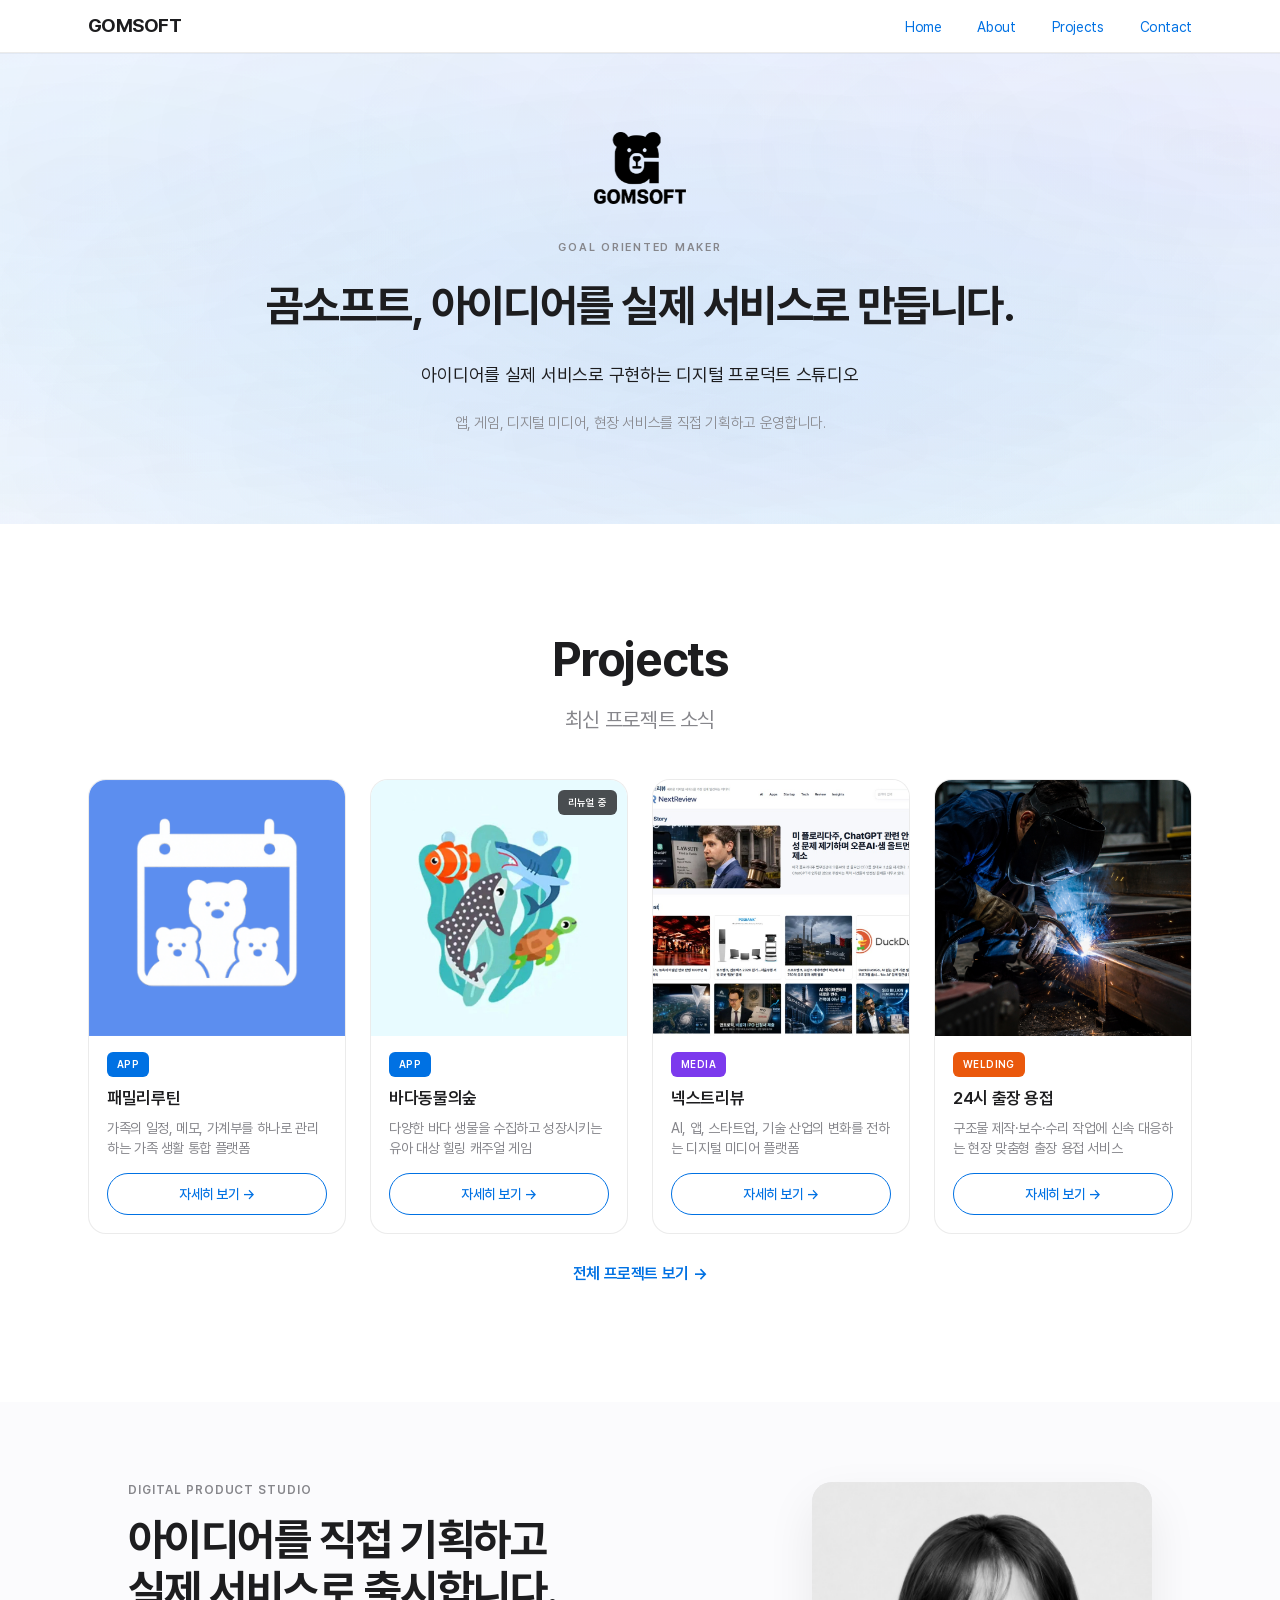
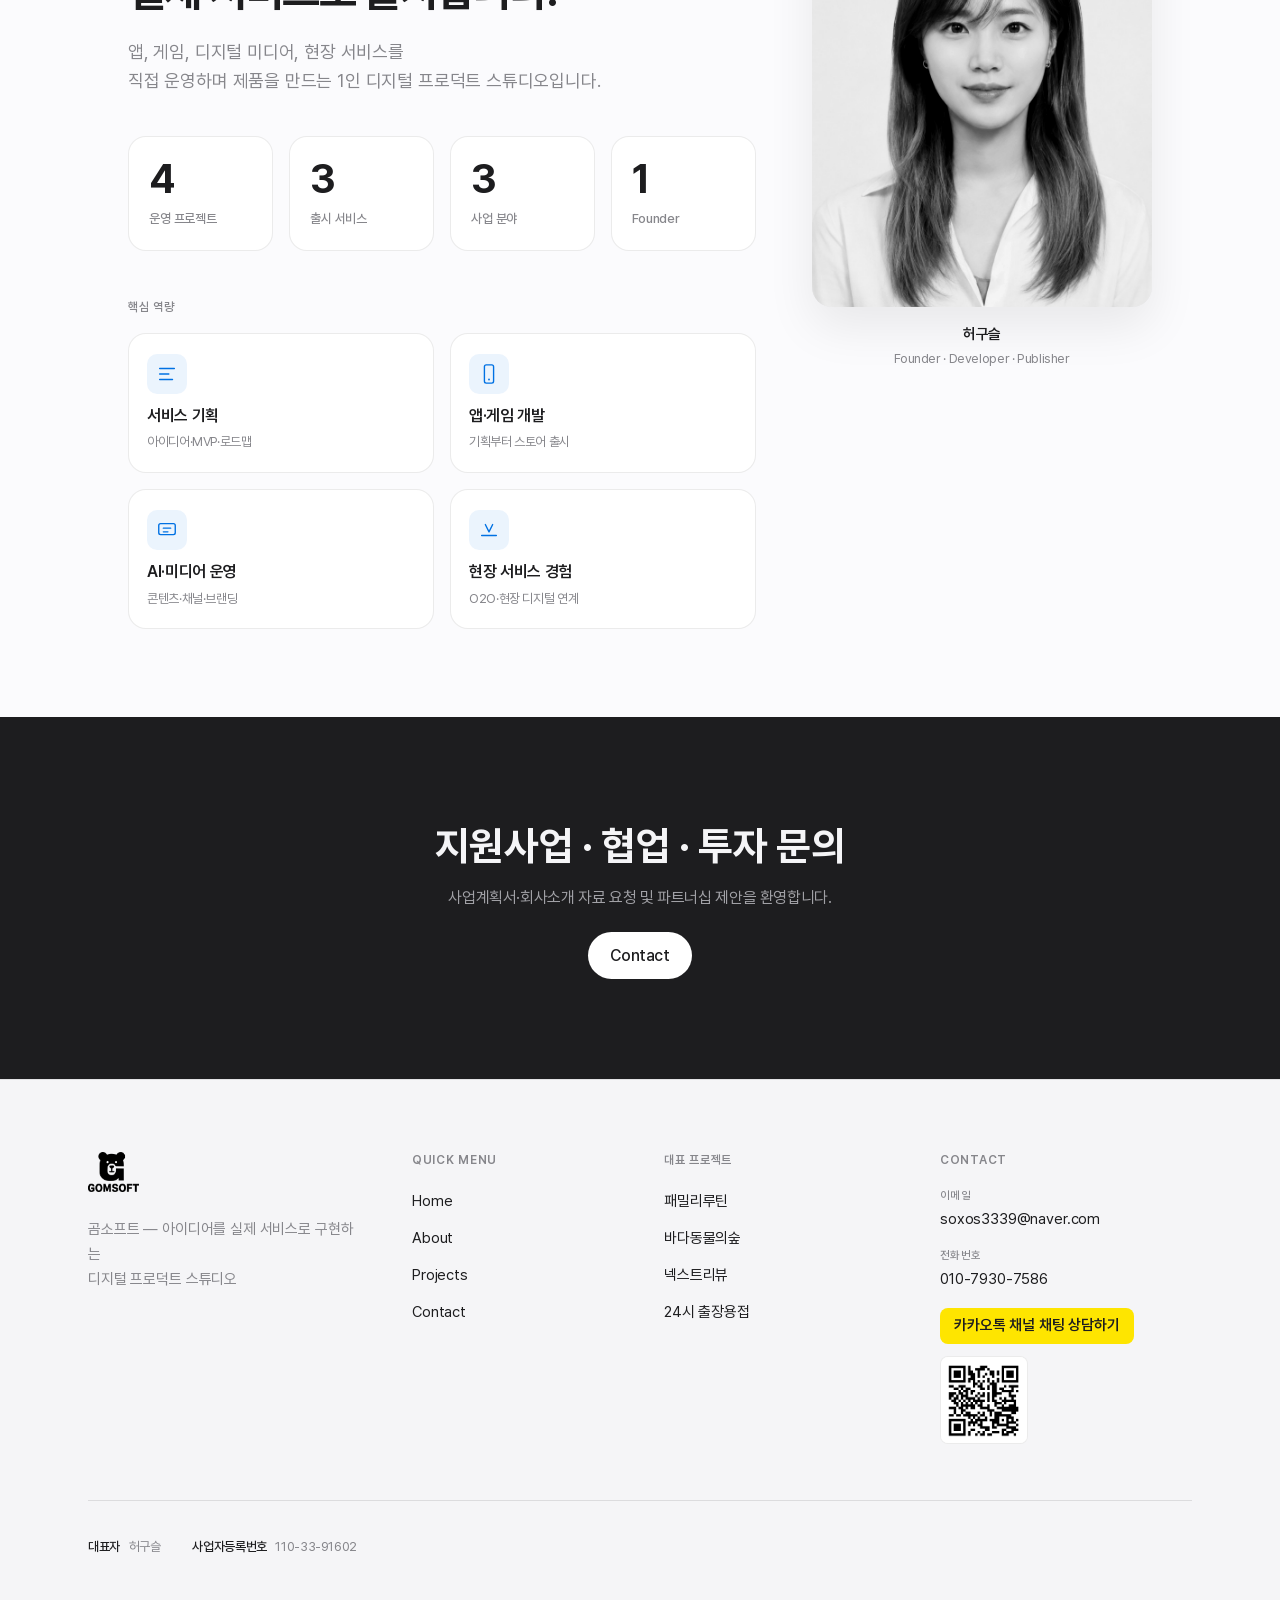
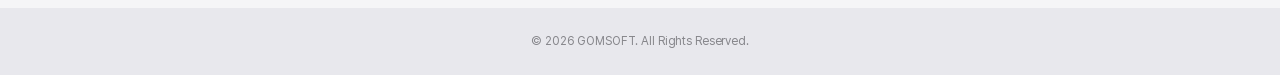
<file: index.html>
<!DOCTYPE html>
<html lang="ko">
<head>
  <meta charset="UTF-8">
  <meta name="viewport" content="width=device-width, initial-scale=1.0, viewport-fit=cover">
  <meta name="naver-site-verification" content="7b83a0f41e36d6a4bb2c41cdb9a847f9651355a8">
  <meta name="google-site-verification" content="grHy3ek8m6wwa5z8TFUlc0TKg7Xx_QlhAD6oJP2RKKw">
  <meta name="facebook-domain-verification" content="tf80adbw09rxez6p5wdm7rk0ybm8rv">
  <link rel="icon" href="/favicon.ico" sizes="any">
  <link rel="icon" type="image/png" href="/favicon.png">
  <link rel="shortcut icon" href="/favicon.ico">
  <link rel="apple-touch-icon" href="/favicon.png">
  <meta name="description" content="곰소프트(GOMSOFT)는 앱, 게임, AI·디지털 미디어, 현장 서비스를 직접 기획·개발·운영하는 독립 개발 스튜디오입니다.">
  <meta name="keywords" content="곰소프트, GOMSOFT, 개발 스튜디오, 앱 개발, AI 서비스, 웹 개발, 패밀리루틴, 넥스트리뷰">
  <meta name="author" content="곰소프트 GOMSOFT">
  <meta property="og:title" content="곰소프트 GOMSOFT | 앱·웹·AI 서비스를 만드는 개발 스튜디오">
  <meta property="og:description" content="아이디어를 앱, 웹, AI 서비스로 구현합니다. 곰소프트 GOMSOFT는 기획부터 개발, 출시와 운영까지 직접 수행하는 독립 개발 스튜디오입니다.">
  <meta property="og:type" content="website">
  <meta property="og:site_name" content="곰소프트 GOMSOFT">
  <meta property="og:locale" content="ko_KR">
  <meta property="og:url" content="https://gomsoft.kr/">
  <meta property="og:image" content="https://gomsoft.kr/gomsoft_logo.png">
  <meta name="twitter:card" content="summary_large_image">
  <link rel="canonical" href="https://gomsoft.kr/">
  <link rel="alternate" type="application/rss+xml" title="곰소프트 GOMSOFT RSS" href="https://gomsoft.kr/rss.xml">
  <link rel="preload" href="/assets/fonts/pretendard/Pretendard-Regular.subset.woff2" as="font" type="font/woff2" crossorigin>
  <link rel="preload" href="/assets/fonts/pretendard/Pretendard-Bold.subset.woff2" as="font" type="font/woff2" crossorigin>
  <link rel="stylesheet" href="/assets/css/main.css">
  <title>곰소프트 GOMSOFT | 앱·웹·AI 서비스를 만드는 개발 스튜디오</title>
  <script type="application/ld+json">
  {
    "@context": "https://schema.org",
    "@graph": [
      {
        "@type": "Organization",
        "@id": "https://gomsoft.kr/#organization",
        "name": "곰소프트",
        "alternateName": ["GOMSOFT", "곰소프트 GOMSOFT", "Gomsoft"],
        "url": "https://gomsoft.kr/",
        "logo": "https://gomsoft.kr/gomsoft_logo.png",
        "image": "https://gomsoft.kr/gomsoft_logo.png",
        "description": "곰소프트(GOMSOFT)는 앱, 게임, AI·디지털 미디어, 현장 서비스를 직접 기획·개발·운영하는 독립 개발 스튜디오입니다.",
        "email": "soxos3339@naver.com",
        "telephone": "+82-10-7930-7586",
        "founder": {
          "@type": "Person",
          "name": "허구슬"
        },
        "sameAs": [
          "https://pf.kakao.com/_TPxmGX",
          "https://www.nextreview.kr/"
        ]
      },
      {
        "@type": "WebSite",
        "@id": "https://gomsoft.kr/#website",
        "url": "https://gomsoft.kr/",
        "name": "곰소프트 GOMSOFT",
        "alternateName": "GOMSOFT",
        "description": "앱·웹·AI 서비스를 만드는 개발 스튜디오",
        "publisher": { "@id": "https://gomsoft.kr/#organization" },
        "inLanguage": "ko-KR"
      },
      {
        "@type": "WebPage",
        "@id": "https://gomsoft.kr/#webpage",
        "url": "https://gomsoft.kr/",
        "name": "곰소프트 GOMSOFT | 앱·웹·AI 서비스를 만드는 개발 스튜디오",
        "isPartOf": { "@id": "https://gomsoft.kr/#website" },
        "about": { "@id": "https://gomsoft.kr/#organization" },
        "description": "곰소프트(GOMSOFT)는 앱, 게임, AI·디지털 미디어, 현장 서비스를 직접 기획·개발·운영하는 독립 개발 스튜디오입니다.",
        "inLanguage": "ko-KR"
      }
    ]
  }
  </script>
</head>
<body>
  <div id="siteHeader"></div>

  <section class="hero" id="homeHero">
    <div class="hero-inner">
      <div class="hero-logo">
        <img src="/assets/images/gomsoft-logo.png" alt="곰소프트 GOMSOFT 로고" decoding="async">
      </div>
      <p class="hero-eyebrow" id="heroEyebrow">Goal Oriented Maker</p>
      <h1 id="heroHeadline">곰소프트, 아이디어를 실제 서비스로 만듭니다.</h1>
      <p class="hero-lead" id="heroLead">아이디어를 실제 서비스로 구현하는 디지털 프로덕트 스튜디오</p>
      <p class="hero-support" id="heroSupport">앱, 게임, 디지털 미디어, 현장 서비스를 직접 기획하고 운영합니다.</p>
    </div>
  </section>

  <section class="section section-alt home-projects-section">
    <div class="container">
      <div class="section-header">
        <h2>Projects</h2>
        <p>최신 프로젝트 소식</p>
      </div>
      <div id="projectsPreview">
        <div class="empty-state"><p>불러오는 중…</p></div>
      </div>
      <p class="section-footer-link">
        <a href="/projects/">전체 프로젝트 보기 →</a>
      </p>
    </div>
  </section>

  <div id="companyProfile"></div>

  <section class="cta-band">
    <h2>지원사업 · 협업 · 투자 문의</h2>
    <p>사업계획서·회사소개 자료 요청 및 파트너십 제안을 환영합니다.</p>
    <a href="/contact/" class="btn btn-primary">Contact</a>
  </section>

  <div id="siteFooter"></div>

  <script src="/assets/js/config.js"></script>
  <script src="/assets/js/project-types.js"></script>
  <script src="/assets/js/post-links.js"></script>
  <script src="/assets/js/components.js"></script>
  <script src="/assets/js/posts.js"></script>
  <script>
    document.getElementById("siteHeader").innerHTML = renderSiteHeader("home");
    document.getElementById("siteFooter").innerHTML = renderSiteFooter();
    const homeHero = document.getElementById("homeHero");
    if (homeHero) homeHero.insertAdjacentHTML("afterbegin", renderHeroAuroraMarkup());
    initHomePage();
    initNavigation();
    initHomeProjectsPreview();
    initHomeCompanyOverview();
  </script>
</body>
</html>
</file>
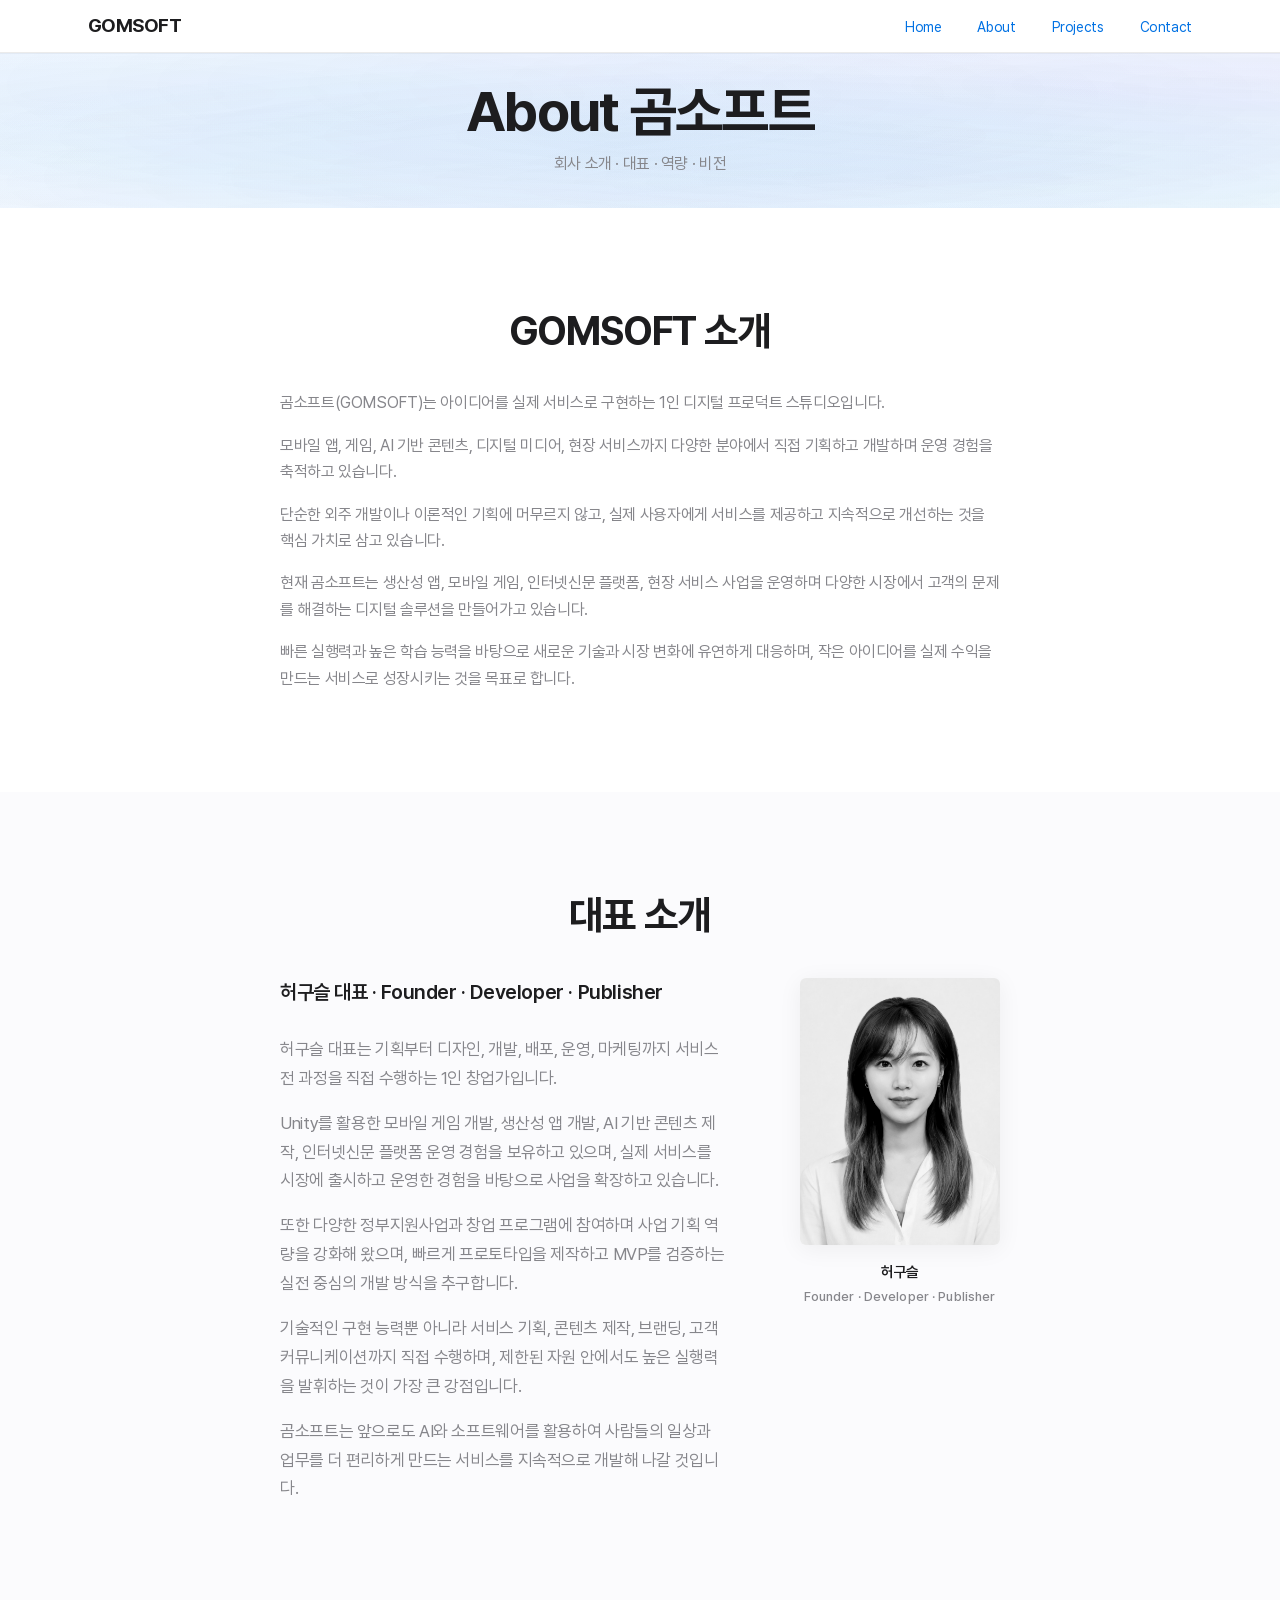
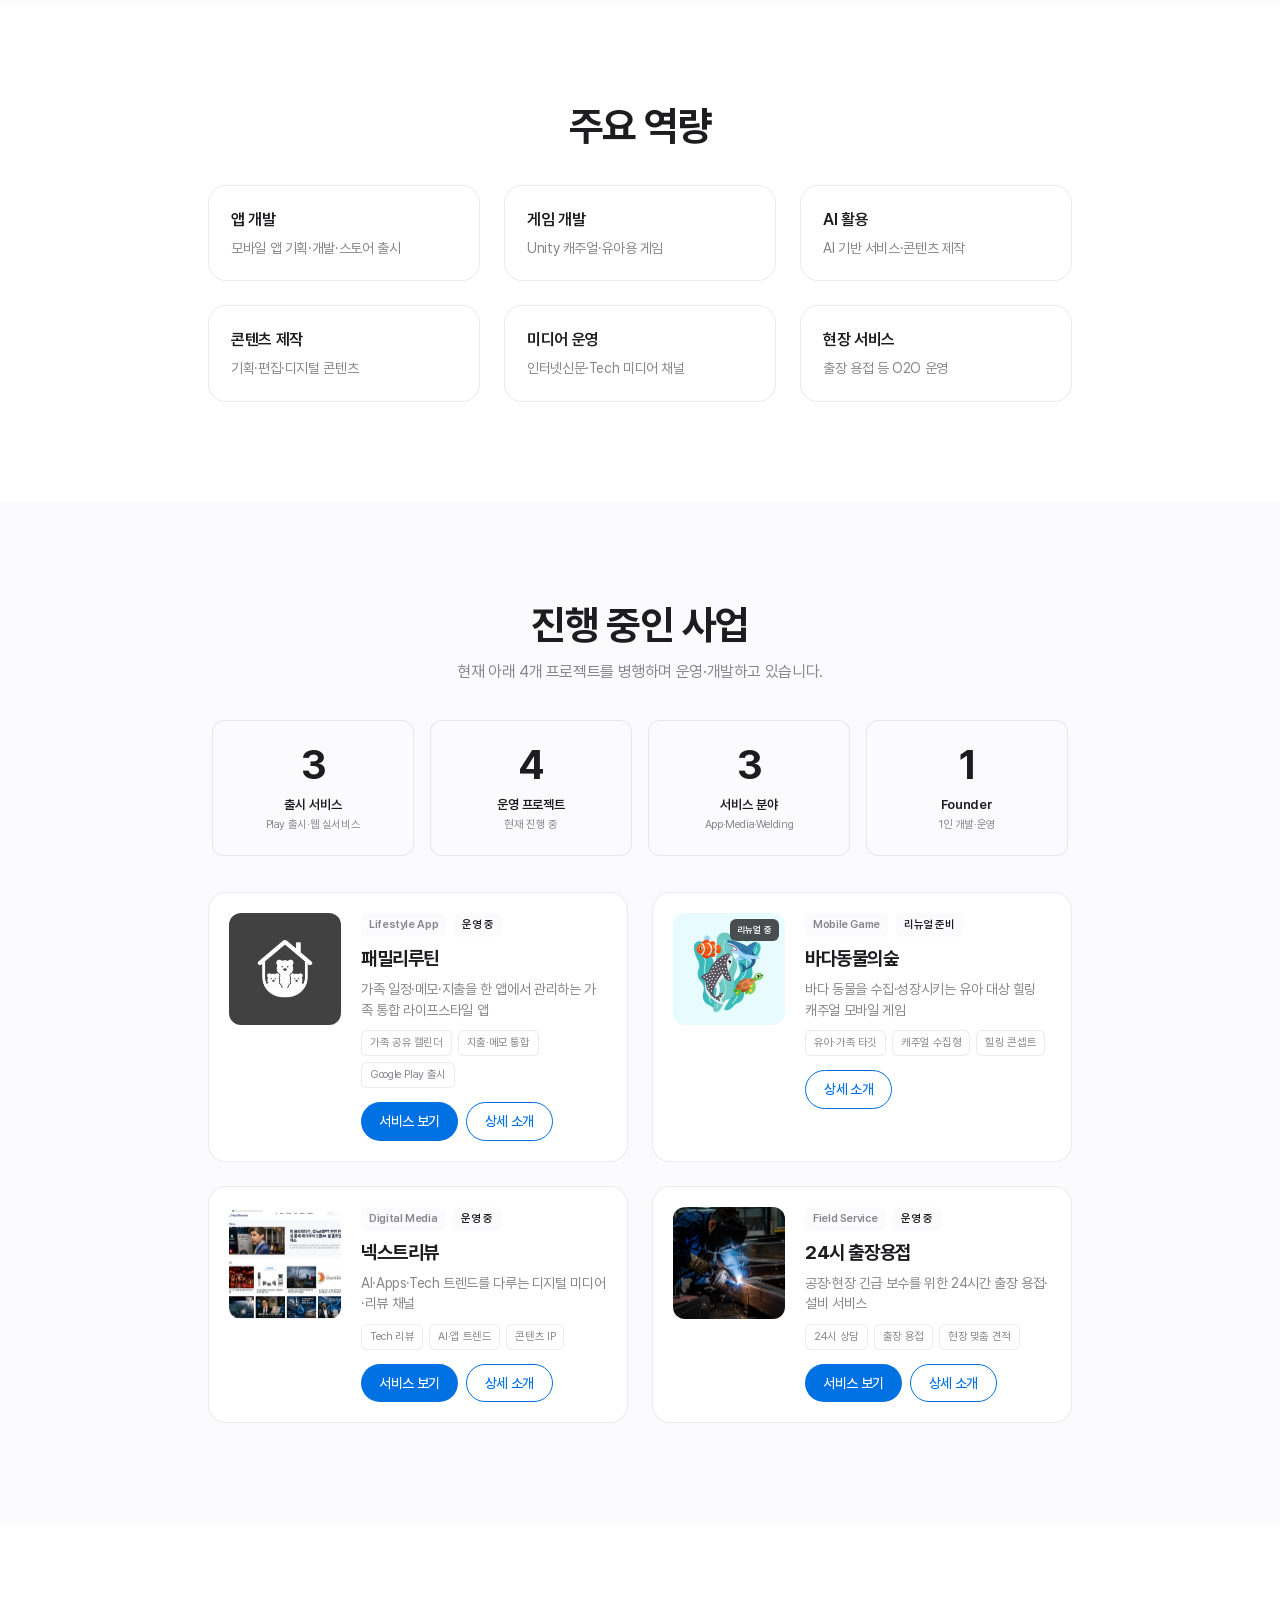
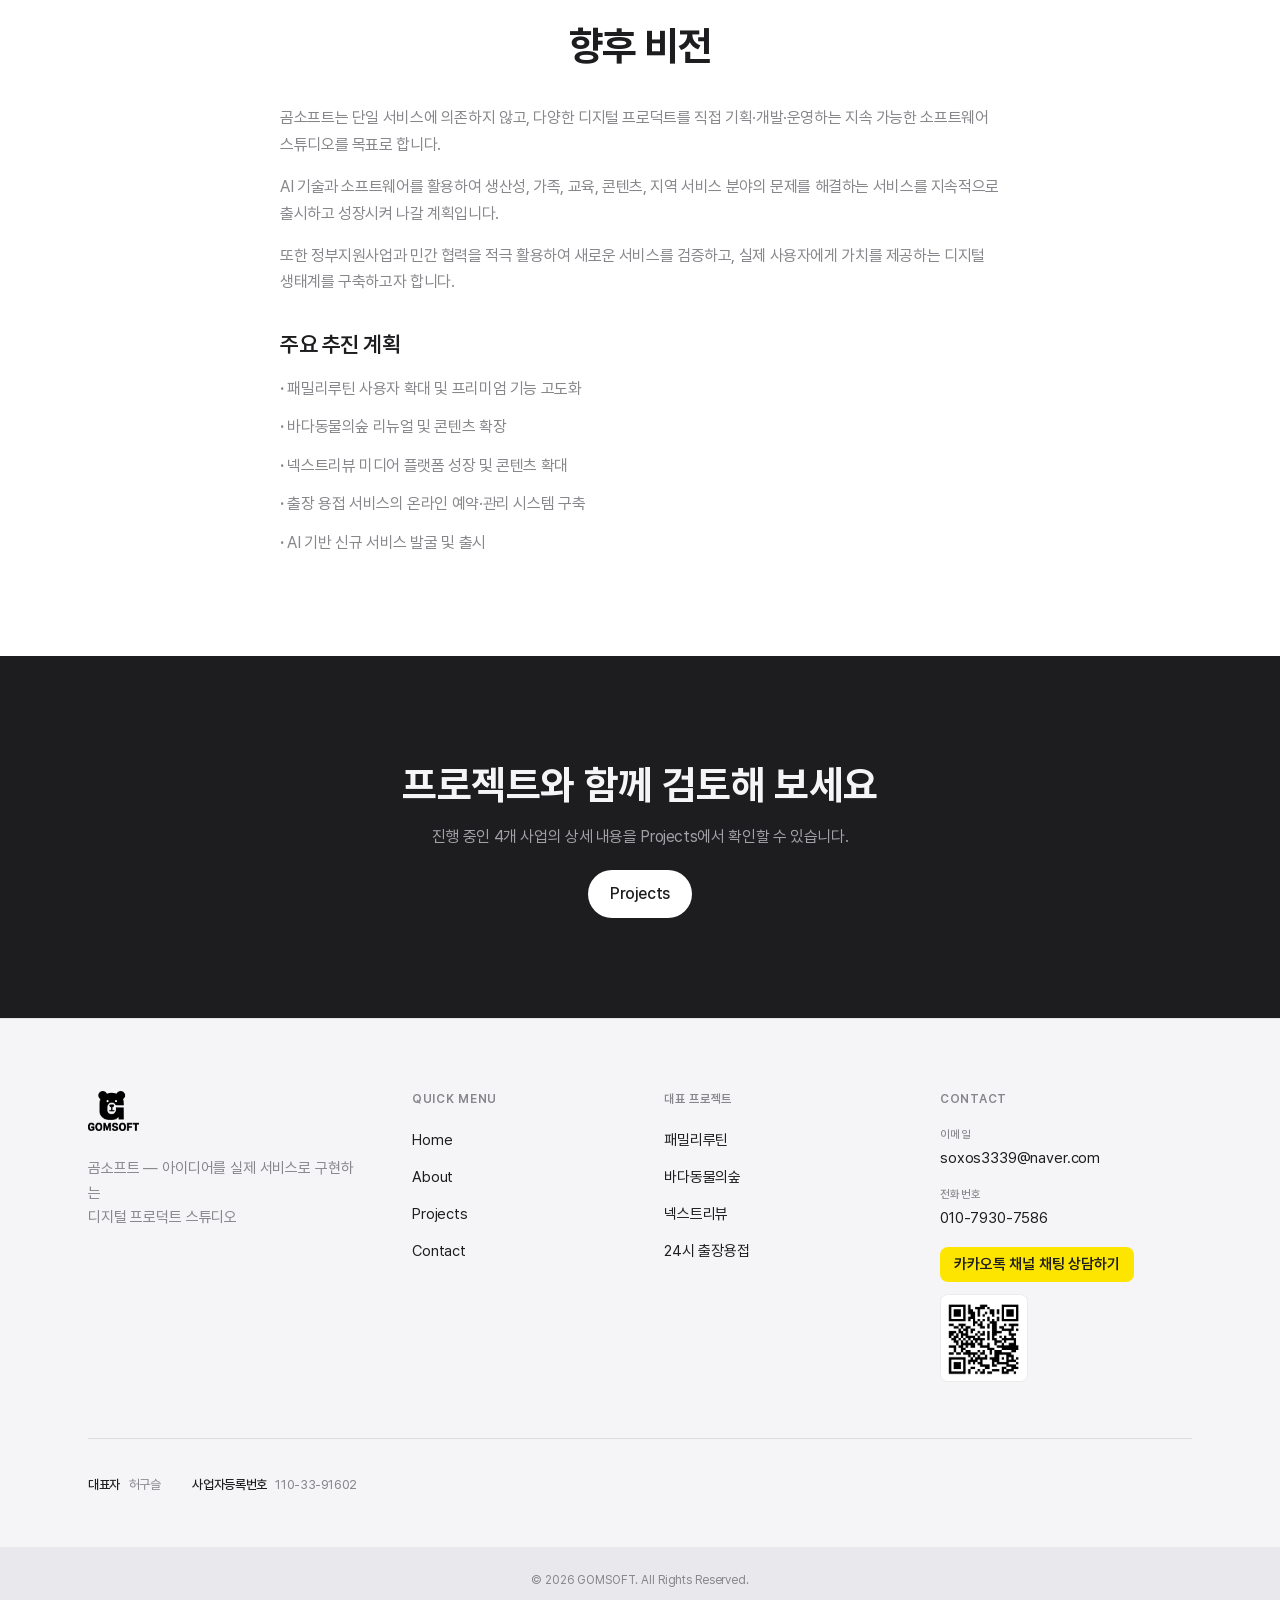
<file: about/index.html>
<!DOCTYPE html>
<html lang="ko">
<head>
  <meta charset="UTF-8">
  <meta name="viewport" content="width=device-width, initial-scale=1.0, viewport-fit=cover">
  <meta name="naver-site-verification" content="7b83a0f41e36d6a4bb2c41cdb9a847f9651355a8">
  <meta name="google-site-verification" content="grHy3ek8m6wwa5z8TFUlc0TKg7Xx_QlhAD6oJP2RKKw">
  <link rel="icon" href="/favicon.ico" sizes="any">
  <link rel="icon" type="image/png" href="/favicon.png">
  <link rel="shortcut icon" href="/favicon.ico">
  <link rel="apple-touch-icon" href="/favicon.png">
  <meta name="description" content="곰소프트(GOMSOFT) 회사 소개 — 대표 허구슬, 앱·게임·AI·미디어·현장 서비스 역량과 비전을 안내합니다.">
  <meta property="og:title" content="About | 곰소프트 GOMSOFT">
  <meta property="og:description" content="곰소프트 GOMSOFT는 기획부터 개발, 출시와 운영까지 직접 수행하는 독립 개발 스튜디오입니다.">
  <meta property="og:site_name" content="곰소프트 GOMSOFT">
  <link rel="canonical" href="https://gomsoft.kr/about/">
  <link rel="alternate" type="application/rss+xml" title="곰소프트 GOMSOFT RSS" href="https://gomsoft.kr/rss.xml">
  <link rel="stylesheet" href="/assets/css/main.css">
  <title>About | 곰소프트 GOMSOFT</title>
</head>
<body>
  <div id="siteHeader"></div>

  <header class="page-hero">
    <div class="hero-aurora" aria-hidden="true">
      <span class="hero-aurora-layer hero-aurora-layer--cyan"></span>
      <span class="hero-aurora-layer hero-aurora-layer--blue"></span>
      <span class="hero-aurora-layer hero-aurora-layer--purple"></span>
    </div>
    <div class="container">
      <h1>About 곰소프트</h1>
      <p>회사 소개 · 대표 · 역량 · 비전</p>
    </div>
  </header>

  <div id="aboutContent"></div>

  <section class="cta-band">
    <h2>프로젝트와 함께 검토해 보세요</h2>
    <p>진행 중인 4개 사업의 상세 내용을 Projects에서 확인할 수 있습니다.</p>
    <a href="/projects/" class="btn btn-primary">Projects</a>
  </section>

  <div id="siteFooter"></div>

  <script src="/assets/js/config.js"></script>
  <script src="/assets/js/project-types.js"></script>
  <script src="/assets/js/post-links.js"></script>
  <script src="/assets/js/components.js"></script>
  <script src="/assets/js/posts.js"></script>
  <script>
    document.getElementById("siteHeader").innerHTML = renderSiteHeader("about");
    document.getElementById("siteFooter").innerHTML = renderSiteFooter();
    document.getElementById("aboutContent").innerHTML = renderAboutPageContent();
    initRevealOnScroll();
    initAboutBusinessStats();
    setPageMeta({
      title: "About",
      path: "/about/",
    });
    initNavigation();
  </script>
</body>
</html>
</file>
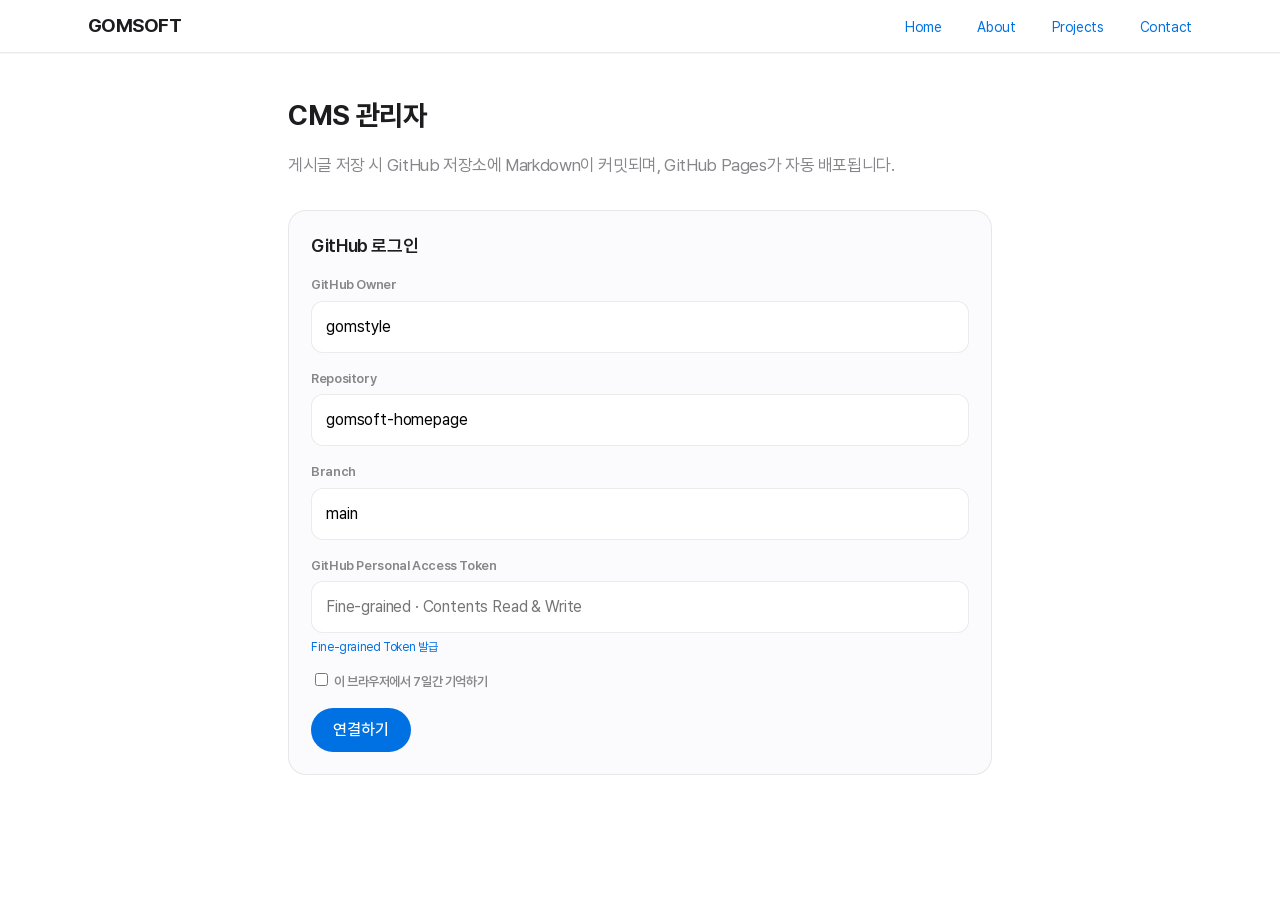
<file: admin/index.html>
<!DOCTYPE html>
<html lang="ko">
<head>
  <meta charset="UTF-8">
  <meta name="viewport" content="width=device-width, initial-scale=1.0, viewport-fit=cover">
  <meta name="robots" content="noindex, nofollow">
  <link rel="icon" href="/favicon.ico" sizes="any">
  <link rel="icon" type="image/png" href="/favicon.png">
  <link rel="stylesheet" href="/assets/css/main.css">
  <title>관리자 | GOMSOFT CMS</title>
</head>
<body>
  <div id="siteHeader"></div>

  <div class="admin-wrap">
    <h1 style="font-size:28px;margin-bottom:8px">CMS 관리자</h1>
    <p style="color:var(--text-secondary);margin-bottom:32px">
      게시글 저장 시 GitHub 저장소에 Markdown이 커밋되며, GitHub Pages가 자동 배포됩니다.
    </p>

    <div id="adminMsg" class="admin-msg"></div>

    <section class="admin-panel" id="loginPanel">
      <h2>GitHub 로그인</h2>
      <div class="form-group">
        <label>GitHub Owner</label>
        <input type="text" id="ghOwner" placeholder="gomstyle">
      </div>
      <div class="form-group">
        <label>Repository</label>
        <input type="text" id="ghRepo" placeholder="gomsoft-homepage">
      </div>
      <div class="form-group">
        <label>Branch</label>
        <input type="text" id="ghBranch" value="main">
      </div>
      <div class="form-group">
        <label>GitHub Personal Access Token</label>
        <input type="password" id="ghToken" placeholder="Fine-grained · Contents Read & Write" autocomplete="off">
        <small style="color:var(--text-secondary);font-size:12px">
          <a href="https://github.com/settings/tokens?type=beta" target="_blank" rel="noopener">Fine-grained Token 발급</a>
        </small>
        <label class="admin-remember">
          <input type="checkbox" id="rememberToken">
          이 브라우저에서 7일간 기억하기
        </label>
      </div>
      <button type="button" class="btn btn-primary" id="btnLogin">연결하기</button>
    </section>

    <section id="dashboardPanel" style="display:none">
      <div class="admin-session-bar">
        <span>로그인 계정: <strong id="githubUserDisplay">—</strong></span>
        <button type="button" class="btn btn-muted btn-small" id="btnLogout">로그아웃</button>
      </div>

      <div class="admin-panel">
        <h2>게시글 목록</h2>
        <ul class="admin-post-list" id="postListAdmin"></ul>
        <button type="button" class="btn btn-secondary" id="btnNewPost" style="margin-top:16px">새 게시글</button>
      </div>

      <div class="admin-panel" id="editorPanel" style="display:none">
        <h2 id="editorTitle">게시글 작성</h2>
        <input type="hidden" id="editSlug">
        <input type="hidden" id="previousCategory">
        <div class="form-group">
          <label>프로젝트 유형</label>
          <select id="postProjectType">
            <option value="app">App</option>
            <option value="media">Media</option>
            <option value="welding">Welding</option>
          </select>
        </div>
        <div class="form-group">
          <label>프로젝트 제목</label>
          <input type="text" id="postTitle" required>
        </div>
        <div class="form-group">
          <label>작성일</label>
          <input type="date" id="postDate">
        </div>
        <div class="form-group">
          <label>운영 상태</label>
          <select id="postStatus">
            <option value="운영 중">운영 중</option>
            <option value="준비 중">준비 중</option>
            <option value="리뉴얼 준비">리뉴얼 준비</option>
            <option value="">미지정</option>
          </select>
        </div>
        <div class="form-group">
          <label>요약 설명</label>
          <textarea id="postSummary" rows="3" placeholder="카드와 목록에 표시되는 짧은 소개"></textarea>
        </div>
        <div class="form-group">
          <label>썸네일 이미지 (카드용, 1:1 권장)</label>
          <input type="text" id="postThumbnail" placeholder="/familyroutine_icon.png 또는 업로드">
          <input type="file" id="thumbUpload" accept="image/*" style="margin-top:8px">
        </div>
        <div class="form-group">
          <label>대표 이미지 (상세 상단)</label>
          <input type="text" id="postCoverImage" placeholder="비우면 썸네일 사용">
          <input type="file" id="coverUpload" accept="image/*" style="margin-top:8px">
        </div>
        <div class="form-group">
          <label>본문 (Markdown)</label>
          <textarea id="postBody" rows="10" placeholder="상세 페이지에 그대로 반영됩니다. 줄바꿈·빈 줄은 미리보기와 동일하게 표시됩니다."></textarea>
          <div class="markdown-help" aria-label="본문 Markdown 작성 안내">
            <span class="markdown-help-title">본문 작성 안내 (상세 페이지와 동일한 줄 간격)</span>
            <ul>
              <li><code>**글자**</code> — <strong>굵게 강조</strong> (서비스명·핵심 키워드에 사용)</li>
              <li><code>## 제목</code> — <strong>중간 소제목</strong> (예: 주요 기능, 서비스 소개)</li>
              <li><code>### 제목</code> — <strong>작은 소제목</strong> (##보다 한 단계 작은 제목)</li>
              <li><code>- 항목</code> — 불릿 목록 (줄 앞에 <code>- </code>와 공백)</li>
              <li><strong>Enter 한 번</strong> — 같은 문단 안 줄바꿈 (상세 페이지에서도 같은 위치에서 줄이 바뀜)</li>
              <li><strong>빈 줄 한 번</strong> — 문단 구분 (위·아래 여백이 넓어짐)</li>
            </ul>
          </div>
        </div>
        <div class="form-group">
          <label>프로젝트 미디어 갤러리</label>
          <textarea id="postMedia" rows="5" placeholder="미디어 URL 한 줄에 하나&#10;/assets/uploads/apps/demo.mp4&#10;/assets/uploads/apps/screen.webp"></textarea>
          <input type="file" id="mediaUpload" accept=".jpg,.jpeg,.png,.webp,.mp4,.webm,image/jpeg,image/png,image/webp,video/mp4,video/webm" multiple style="margin-top:8px">
          <small class="form-hint">jpg · png · webp · mp4 · webm — 앱·웹 시연 영상, 작업 사진 등 (상세 페이지 갤러리)</small>
        </div>
        <div class="form-group">
          <label>외부 링크</label>
          <textarea id="postLinksText" rows="4" placeholder="한 줄에 하나씩: 라벨|URL&#10;플레이스토어 방문|https://play.google.com/...&#10;홈페이지 방문|https://...&#10;문의하기|/contact/&#10;전화걸기|tel:01000000000"></textarea>
          <small style="color:var(--text-secondary);font-size:12px">상세 페이지 하단 「프로젝트 링크」 버튼으로 표시됩니다.</small>
        </div>
        <div class="form-row">
          <button type="button" class="btn btn-primary" id="btnSave">저장 (GitHub 커밋)</button>
          <button type="button" class="btn btn-muted" id="btnCancelEdit">취소</button>
        </div>
      </div>
    </section>
  </div>

  <script src="/assets/js/config.js"></script>
  <script src="/assets/js/project-types.js"></script>
  <script src="/assets/js/post-links.js"></script>
  <script src="/assets/js/post-media.js"></script>
  <script src="/assets/js/components.js"></script>
  <script src="/assets/js/markdown.js"></script>
  <script src="/assets/js/github-cms.js"></script>
  <script>
    document.getElementById("siteHeader").innerHTML = renderSiteHeader("home");
    initNavigation();

    const msgEl = document.getElementById("adminMsg");
    const loginPanel = document.getElementById("loginPanel");
    const dashboardPanel = document.getElementById("dashboardPanel");
    const editorPanel = document.getElementById("editorPanel");
    const btnLogin = document.getElementById("btnLogin");

    function showMsg(text, type) {
      msgEl.textContent = text;
      msgEl.className = "admin-msg show " + type;
      setTimeout(() => msgEl.classList.remove("show"), 5000);
    }

    function initLoginForm() {
      document.getElementById("ghOwner").value = GOMSOFT_CONFIG.github.owner;
      document.getElementById("ghRepo").value = GOMSOFT_CONFIG.github.repo;
      document.getElementById("ghBranch").value = GOMSOFT_CONFIG.github.branch;
      document.getElementById("rememberToken").checked = false;
      document.getElementById("postDate").value = new Date().toISOString().slice(0, 10);
    }

    function updateGithubUserDisplay() {
      const s = getCmsSettings();
      document.getElementById("githubUserDisplay").textContent =
        getGithubDisplayName(s) || "—";
    }

    function enterDashboard() {
      loginPanel.style.display = "none";
      dashboardPanel.style.display = "block";
      updateGithubUserDisplay();
      refreshPostList();
    }

    function exitDashboard() {
      loginPanel.style.display = "block";
      dashboardPanel.style.display = "none";
      editorPanel.style.display = "none";
      document.getElementById("ghToken").value = "";
      document.getElementById("rememberToken").checked = false;
    }

    function getLoginPayload() {
      return {
        owner: document.getElementById("ghOwner").value.trim(),
        repo: document.getElementById("ghRepo").value.trim(),
        branch: document.getElementById("ghBranch").value.trim() || "main",
        token: document.getElementById("ghToken").value.trim(),
      };
    }

    async function connectCms(fromStored) {
      const payload = fromStored ? getCmsSettings() : getLoginPayload();
      if (!payload.token) {
        showMsg("GitHub Token을 입력해 주세요.", "error");
        return false;
      }

      btnLogin.disabled = true;
      btnLogin.textContent = "권한 확인 중…";

      try {
        const user = await verifyGithubCmsAccess(payload);
        const remember = fromStored
          ? !!payload.remember
          : document.getElementById("rememberToken").checked;

        saveCmsSettings(
          {
            ...payload,
            githubLogin: user.githubLogin,
            githubName: user.githubName,
          },
          remember
        );

        enterDashboard();
        showMsg(
          remember
            ? "연결되었습니다. 이 브라우저에 7일간 저장됩니다."
            : "연결되었습니다. 브라우저를 닫으면 로그인이 해제됩니다.",
          "success"
        );
        return true;
      } catch (e) {
        if (fromStored) {
          clearCmsSettings();
          exitDashboard();
        }
        showMsg(e.message || "저장소 접근 권한을 확인할 수 없습니다.", "error");
        return false;
      } finally {
        btnLogin.disabled = false;
        btnLogin.textContent = "연결하기";
      }
    }

    btnLogin.onclick = () => connectCms(false);

    document.getElementById("btnLogout").onclick = () => {
      clearCmsSettings();
      exitDashboard();
      showMsg("로그아웃되었습니다.", "success");
    };

    async function refreshPostList() {
      const list = document.getElementById("postListAdmin");
      list.innerHTML = "<li>불러오는 중…</li>";
      try {
        const index = await loadPostsIndexFromGithub();
        const posts = (index.posts || []).sort((a, b) => new Date(b.date) - new Date(a.date));
        if (!posts.length) {
          list.innerHTML = "<li>등록된 게시글이 없습니다.</li>";
          return;
        }
        list.innerHTML = posts
          .map(
            (p) => `
          <li>
            <span><strong>[${projectTypeLabel((p.projectType || projectTypeFromCategory(p.category)))}]</strong> ${p.title} <small>${p.status || ""} · ${p.date}</small></span>
            <span class="actions">
              <button type="button" class="btn-small btn-muted" data-edit="${p.category}|${p.slug}">수정</button>
              <button type="button" class="btn-small btn-danger" data-del="${p.category}|${p.slug}">삭제</button>
            </span>
          </li>`
          )
          .join("");

        list.querySelectorAll("[data-edit]").forEach((btn) => {
          btn.onclick = () => {
            const [cat, slug] = btn.dataset.edit.split("|");
            openEditor(cat, slug);
          };
        });
        list.querySelectorAll("[data-del]").forEach((btn) => {
          btn.onclick = async () => {
            if (!confirm("삭제하시겠습니까?")) return;
            const [cat, slug] = btn.dataset.del.split("|");
            try {
              await removePost(cat, slug);
              showMsg("삭제되었습니다.", "success");
              refreshPostList();
            } catch (e) {
              showMsg(e.message, "error");
            }
          };
        });
      } catch (e) {
        list.innerHTML = `<li>${e.message}</li>`;
      }
    }

    function openEditor(category, slug) {
      editorPanel.style.display = "block";
      document.getElementById("editSlug").value = slug || "";
      document.getElementById("editorTitle").textContent = slug ? "게시글 수정" : "게시글 작성";
      const projectType = projectTypeFromCategory(category || "apps");
      document.getElementById("postProjectType").value = projectType;
      document.getElementById("previousCategory").value = category || categoryFromProjectType(projectType);
      if (!slug) {
        document.getElementById("previousCategory").value = "";
        document.getElementById("postTitle").value = "";
        document.getElementById("postSummary").value = "";
        document.getElementById("postThumbnail").value = "";
        document.getElementById("postCoverImage").value = "";
        document.getElementById("postBody").value = "";
        document.getElementById("postMedia").value = "";
        document.getElementById("postLinksText").value = "";
        document.getElementById("postStatus").value = "운영 중";
        document.getElementById("postDate").value = new Date().toISOString().slice(0, 10);
        return;
      }
      const path = `content/${category}/${slug}.md`;
      getFileContent(path)
        .then(({ content }) => {
          const { meta, body } = parseFrontmatter(content);
          const pt = meta.projectType || projectTypeFromCategory(category);
          document.getElementById("postProjectType").value = pt;
          document.getElementById("previousCategory").value = category;
          document.getElementById("postTitle").value = meta.title || "";
          document.getElementById("postDate").value = meta.date || "";
          document.getElementById("postStatus").value = meta.status || "";
          document.getElementById("postSummary").value = meta.summary || "";
          document.getElementById("postThumbnail").value = meta.thumbnail || "";
          document.getElementById("postCoverImage").value = meta.coverImage || "";
          document.getElementById("postBody").value = body;
          document.getElementById("postLinksText").value = linksToText(parseProjectLinks(meta));
          document.getElementById("postMedia").value = mediaListToTextareaValue(parseProjectMedia(meta));
        })
        .catch((e) => showMsg(e.message, "error"));
    }

    document.getElementById("btnNewPost").onclick = () => openEditor("apps", null);
    document.getElementById("btnCancelEdit").onclick = () => {
      editorPanel.style.display = "none";
    };

    document.getElementById("coverUpload").onchange = async (e) => {
      const file = e.target.files[0];
      if (!file) return;
      try {
        showMsg("대표 이미지 업로드 중…", "success");
        const url = await uploadImageToRepo(file, document.getElementById("postProjectType").value);
        document.getElementById("postCoverImage").value = url;
        showMsg("대표 이미지가 업로드되었습니다.", "success");
      } catch (err) {
        showMsg(err.message, "error");
      }
    };

    document.getElementById("thumbUpload").onchange = async (e) => {
      const file = e.target.files[0];
      if (!file) return;
      try {
        showMsg("썸네일 업로드 중…", "success");
        const url = await uploadImageToRepo(file, document.getElementById("postProjectType").value);
        document.getElementById("postThumbnail").value = url;
        showMsg("썸네일이 업로드되었습니다.", "success");
      } catch (err) {
        showMsg(err.message, "error");
      }
    };

    document.getElementById("mediaUpload").onchange = async (e) => {
      const files = [...e.target.files];
      if (!files.length) return;
      const pt = document.getElementById("postProjectType").value;
      const urls = [];
      try {
        for (const file of files) {
          showMsg(`${file.name} 업로드 중…`, "success");
          urls.push(await uploadMediaToRepo(file, pt));
        }
        const prev = document.getElementById("postMedia").value.trim();
        document.getElementById("postMedia").value = (prev ? prev + "\n" : "") + urls.join("\n");
        showMsg("미디어 업로드 완료", "success");
      } catch (err) {
        showMsg(err.message, "error");
      }
    };

    document.getElementById("btnSave").onclick = async () => {
      const title = document.getElementById("postTitle").value.trim();
      if (!title) {
        showMsg("제목을 입력해 주세요.", "error");
        return;
      }
      const media = mediaListFromTextarea(document.getElementById("postMedia").value);

      const links = parseLinksText(document.getElementById("postLinksText").value);

      const formData = {
        projectType: document.getElementById("postProjectType").value,
        previousCategory: document.getElementById("previousCategory").value,
        title,
        date: document.getElementById("postDate").value,
        status: document.getElementById("postStatus").value,
        summary: document.getElementById("postSummary").value.trim(),
        thumbnail: document.getElementById("postThumbnail").value.trim(),
        coverImage: document.getElementById("postCoverImage").value.trim(),
        body: document.getElementById("postBody").value,
        media,
        links,
      };

      try {
        showMsg("GitHub에 저장 중… (1~2분 후 사이트 반영)", "success");
        const slug = await publishPost(formData, document.getElementById("editSlug").value || null);
        document.getElementById("editSlug").value = slug;
        showMsg("저장 완료! GitHub Pages 배포가 진행됩니다.", "success");
        editorPanel.style.display = "none";
        refreshPostList();
      } catch (e) {
        showMsg(e.message, "error");
      }
    };

    initLoginForm();
    (async () => {
      const s = getCmsSettings();
      if (s.token) {
        await connectCms(true);
      }
    })();
  </script>
</body>
</html>
</file>
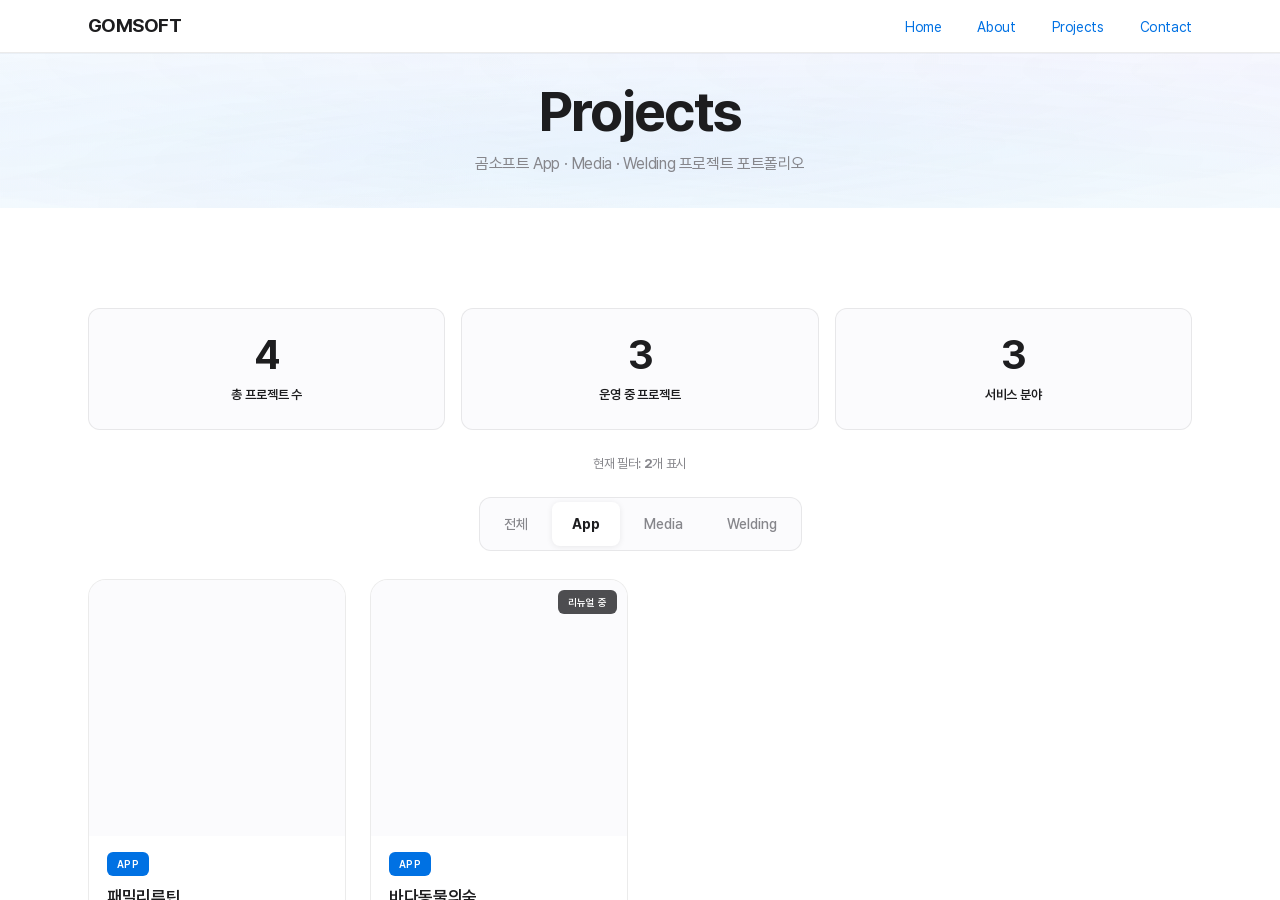
<file: apps/index.html>
<!DOCTYPE html>
<html lang="ko">
<head>
  <meta charset="UTF-8">
  <meta name="naver-site-verification" content="7b83a0f41e36d6a4bb2c41cdb9a847f9651355a8">
  <meta name="google-site-verification" content="grHy3ek8m6wwa5z8TFUlc0TKg7Xx_QlhAD6oJP2RKKw">
  <meta http-equiv="refresh" content="0; url=/projects/?type=app">
  <link rel="canonical" href="https://gomsoft.kr/projects/?type=app">
  <title>Redirecting…</title>
</head>
<body>
  <p><a href="/projects/?type=app">Projects (App)로 이동</a></p>
</body>
</html>
</file>
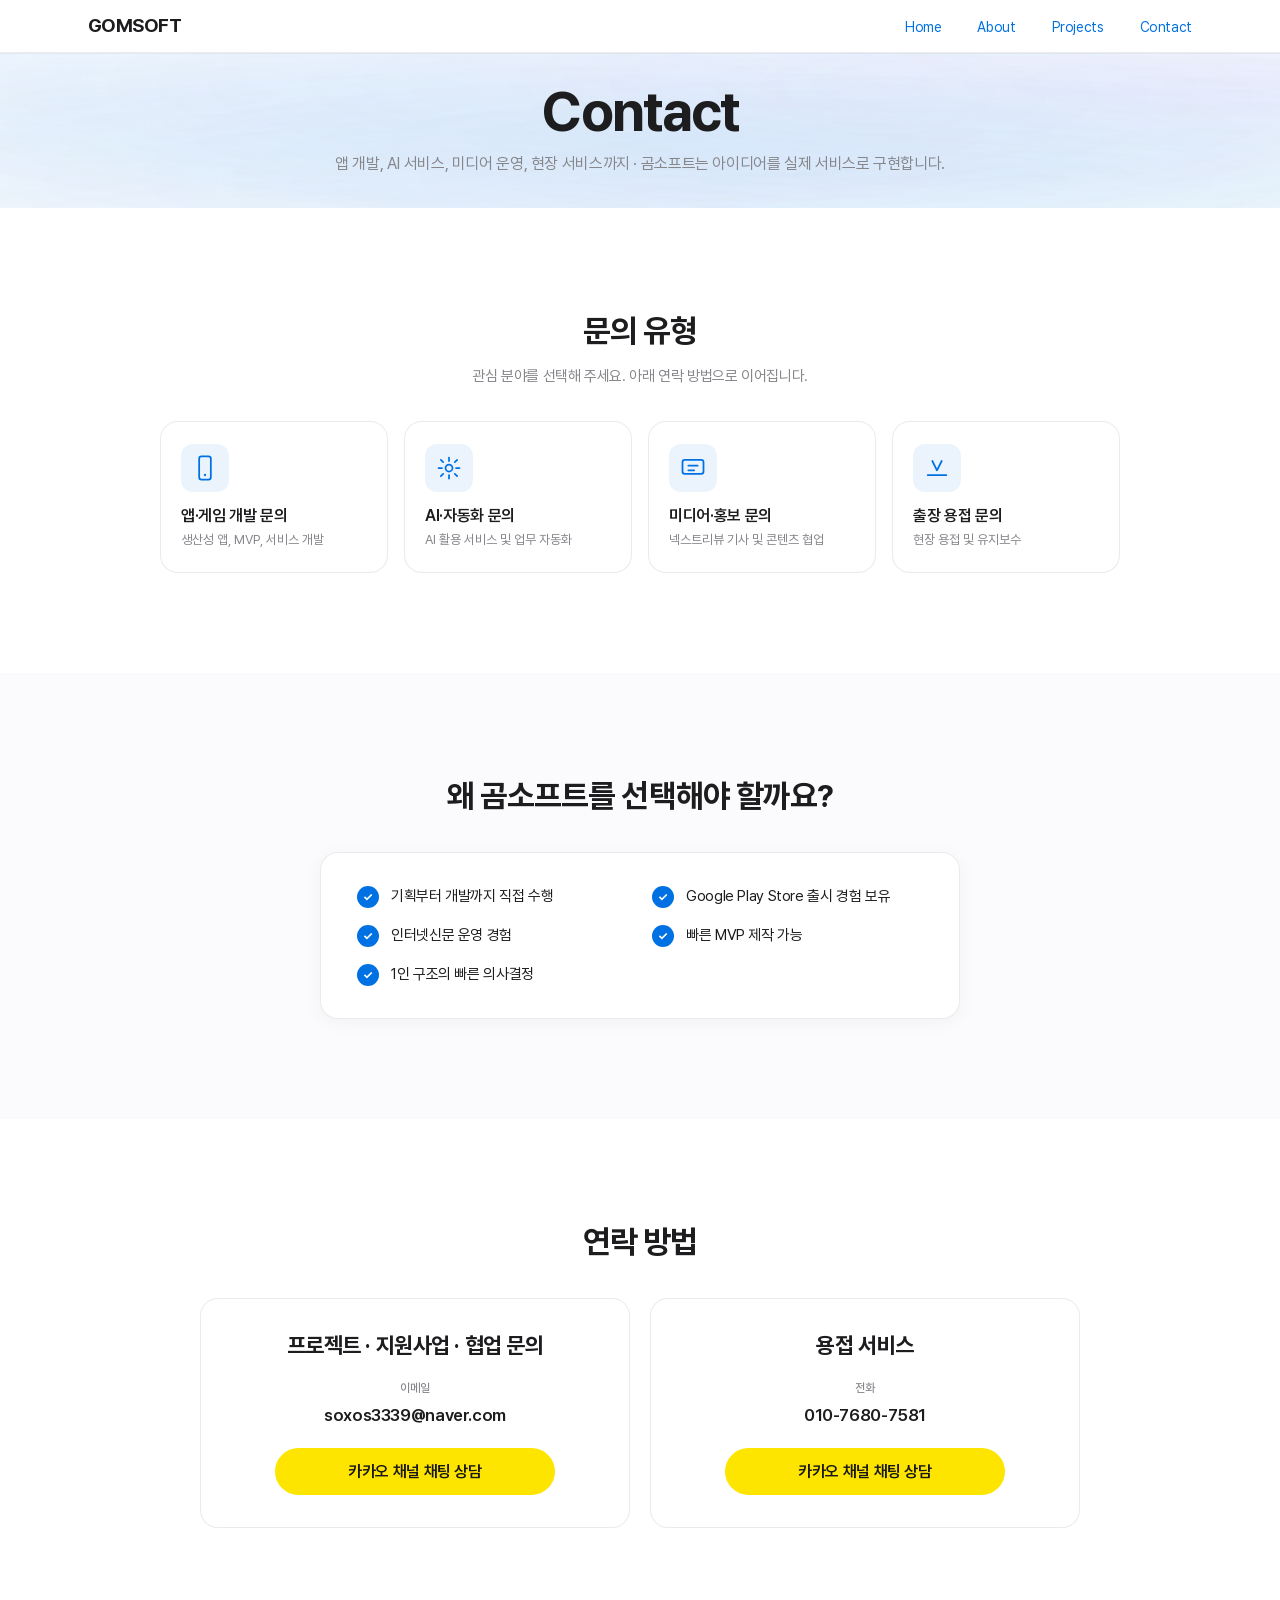
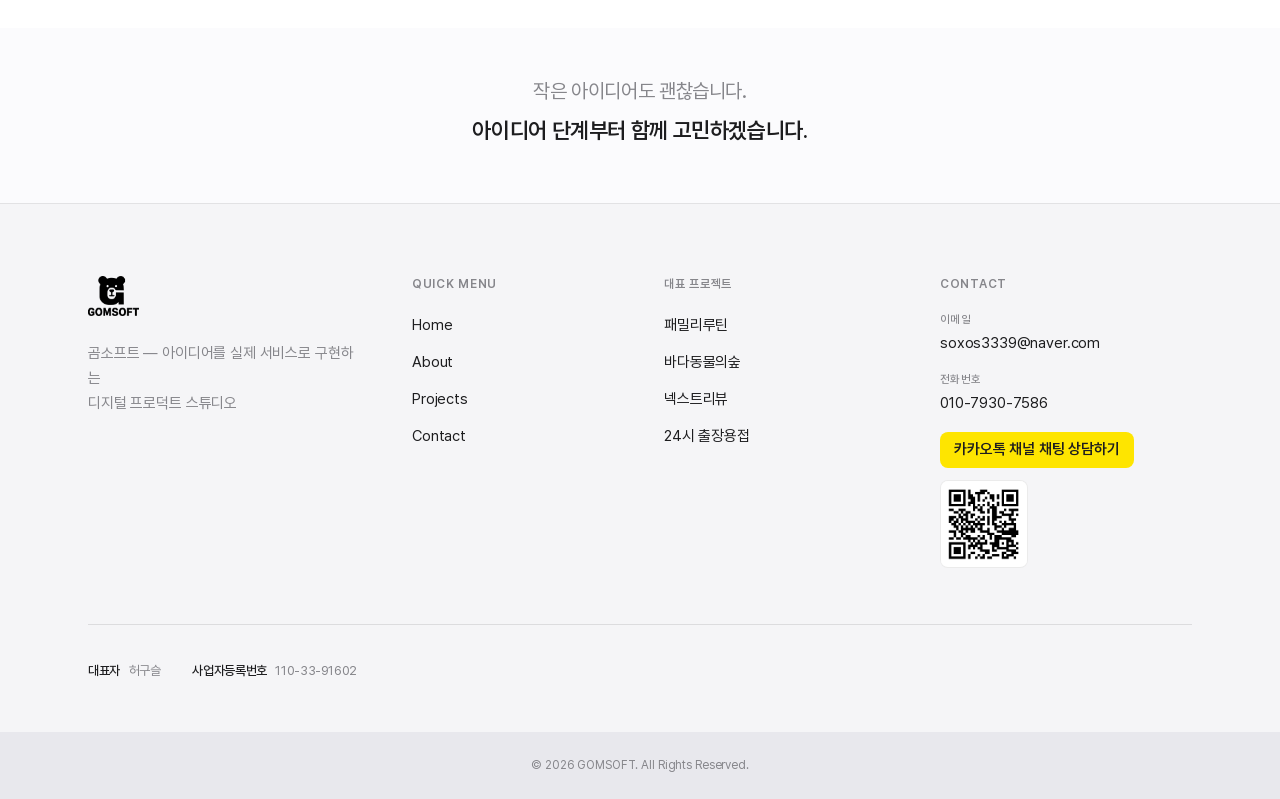
<file: contact/index.html>
<!DOCTYPE html>
<html lang="ko">
<head>
  <meta charset="UTF-8">
  <meta name="viewport" content="width=device-width, initial-scale=1.0, viewport-fit=cover">
  <meta name="naver-site-verification" content="7b83a0f41e36d6a4bb2c41cdb9a847f9651355a8">
  <meta name="google-site-verification" content="grHy3ek8m6wwa5z8TFUlc0TKg7Xx_QlhAD6oJP2RKKw">
  <link rel="icon" href="/favicon.ico" sizes="any">
  <link rel="icon" type="image/png" href="/favicon.png">
  <link rel="shortcut icon" href="/favicon.ico">
  <link rel="apple-touch-icon" href="/favicon.png">
  <meta name="description" content="곰소프트(GOMSOFT) 문의 — 앱·게임 개발, AI 서비스, 미디어 협업, 출장 용접. 아이디어를 실제 서비스로 함께 구현합니다.">
  <meta property="og:title" content="Contact | 곰소프트 GOMSOFT">
  <meta property="og:description" content="곰소프트에 프로젝트·지원사업·협업을 문의하세요. 기획부터 개발·출시까지 직접 수행합니다.">
  <meta property="og:site_name" content="곰소프트 GOMSOFT">
  <link rel="canonical" href="https://gomsoft.kr/contact/">
  <link rel="alternate" type="application/rss+xml" title="곰소프트 GOMSOFT RSS" href="https://gomsoft.kr/rss.xml">
  <link rel="stylesheet" href="/assets/css/main.css">
  <title>Contact | 곰소프트 GOMSOFT</title>
</head>
<body>
  <div id="siteHeader"></div>

  <div id="contactPageContent"></div>

  <div id="siteFooter"></div>

  <script src="/assets/js/config.js"></script>
  <script src="/assets/js/components.js"></script>
  <script>
    document.getElementById("siteHeader").innerHTML = renderSiteHeader("contact");
    document.getElementById("siteFooter").innerHTML = renderSiteFooter();
    setPageMeta({
      title: "Contact",
      path: "/contact/",
    });
    initNavigation();
    document.getElementById("contactPageContent").innerHTML = renderContactPageContent();
    initContactInquiryScroll();
  </script>
</body>
</html>
</file>
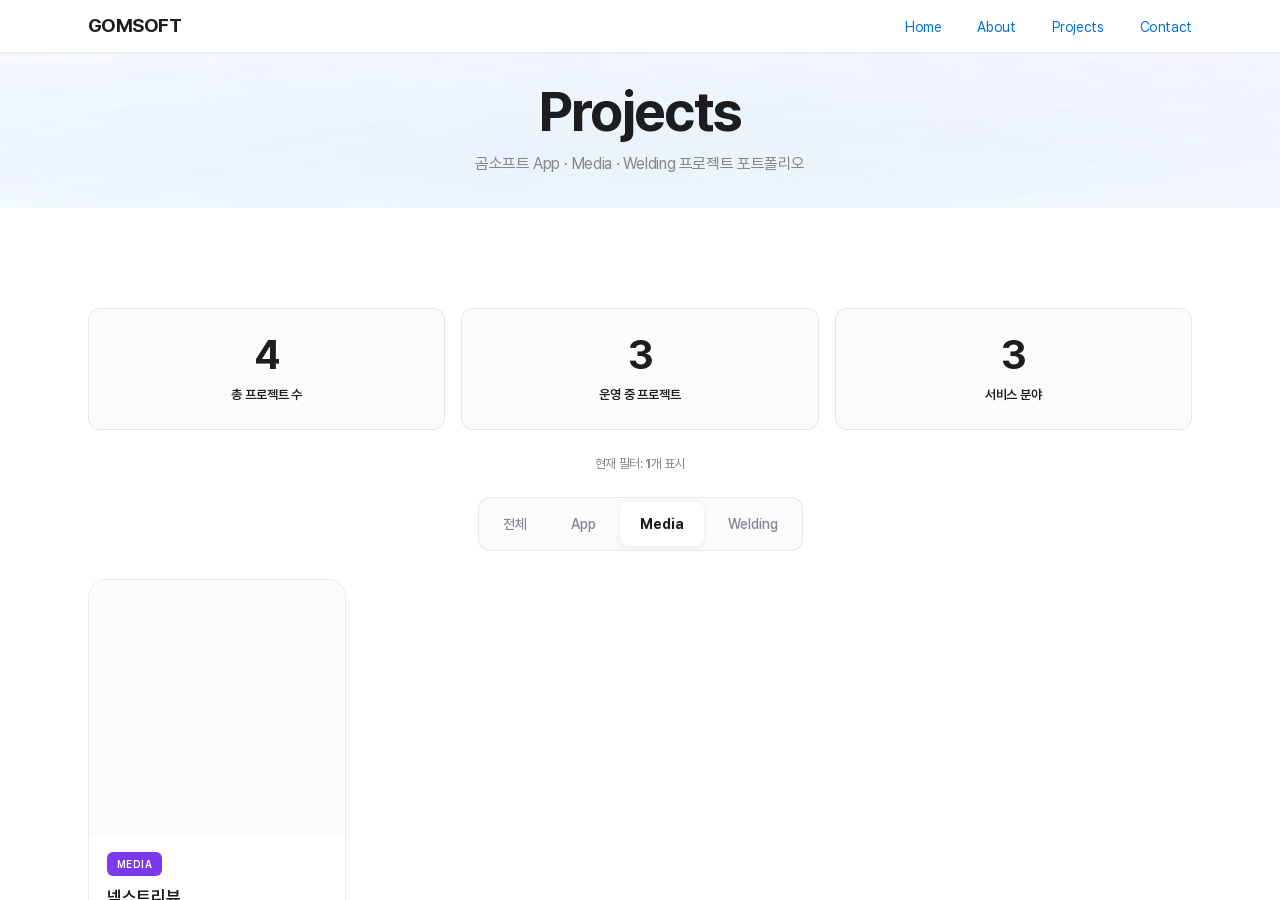
<file: media/index.html>
<!DOCTYPE html>
<html lang="ko">
<head>
  <meta charset="UTF-8">
  <meta name="naver-site-verification" content="7b83a0f41e36d6a4bb2c41cdb9a847f9651355a8">
  <meta name="google-site-verification" content="grHy3ek8m6wwa5z8TFUlc0TKg7Xx_QlhAD6oJP2RKKw">
  <meta http-equiv="refresh" content="0; url=/projects/?type=media">
  <link rel="canonical" href="https://gomsoft.kr/projects/?type=media">
  <title>Redirecting…</title>
</head>
<body>
  <p><a href="/projects/?type=media">Projects (Media)로 이동</a></p>
</body>
</html>
</file>
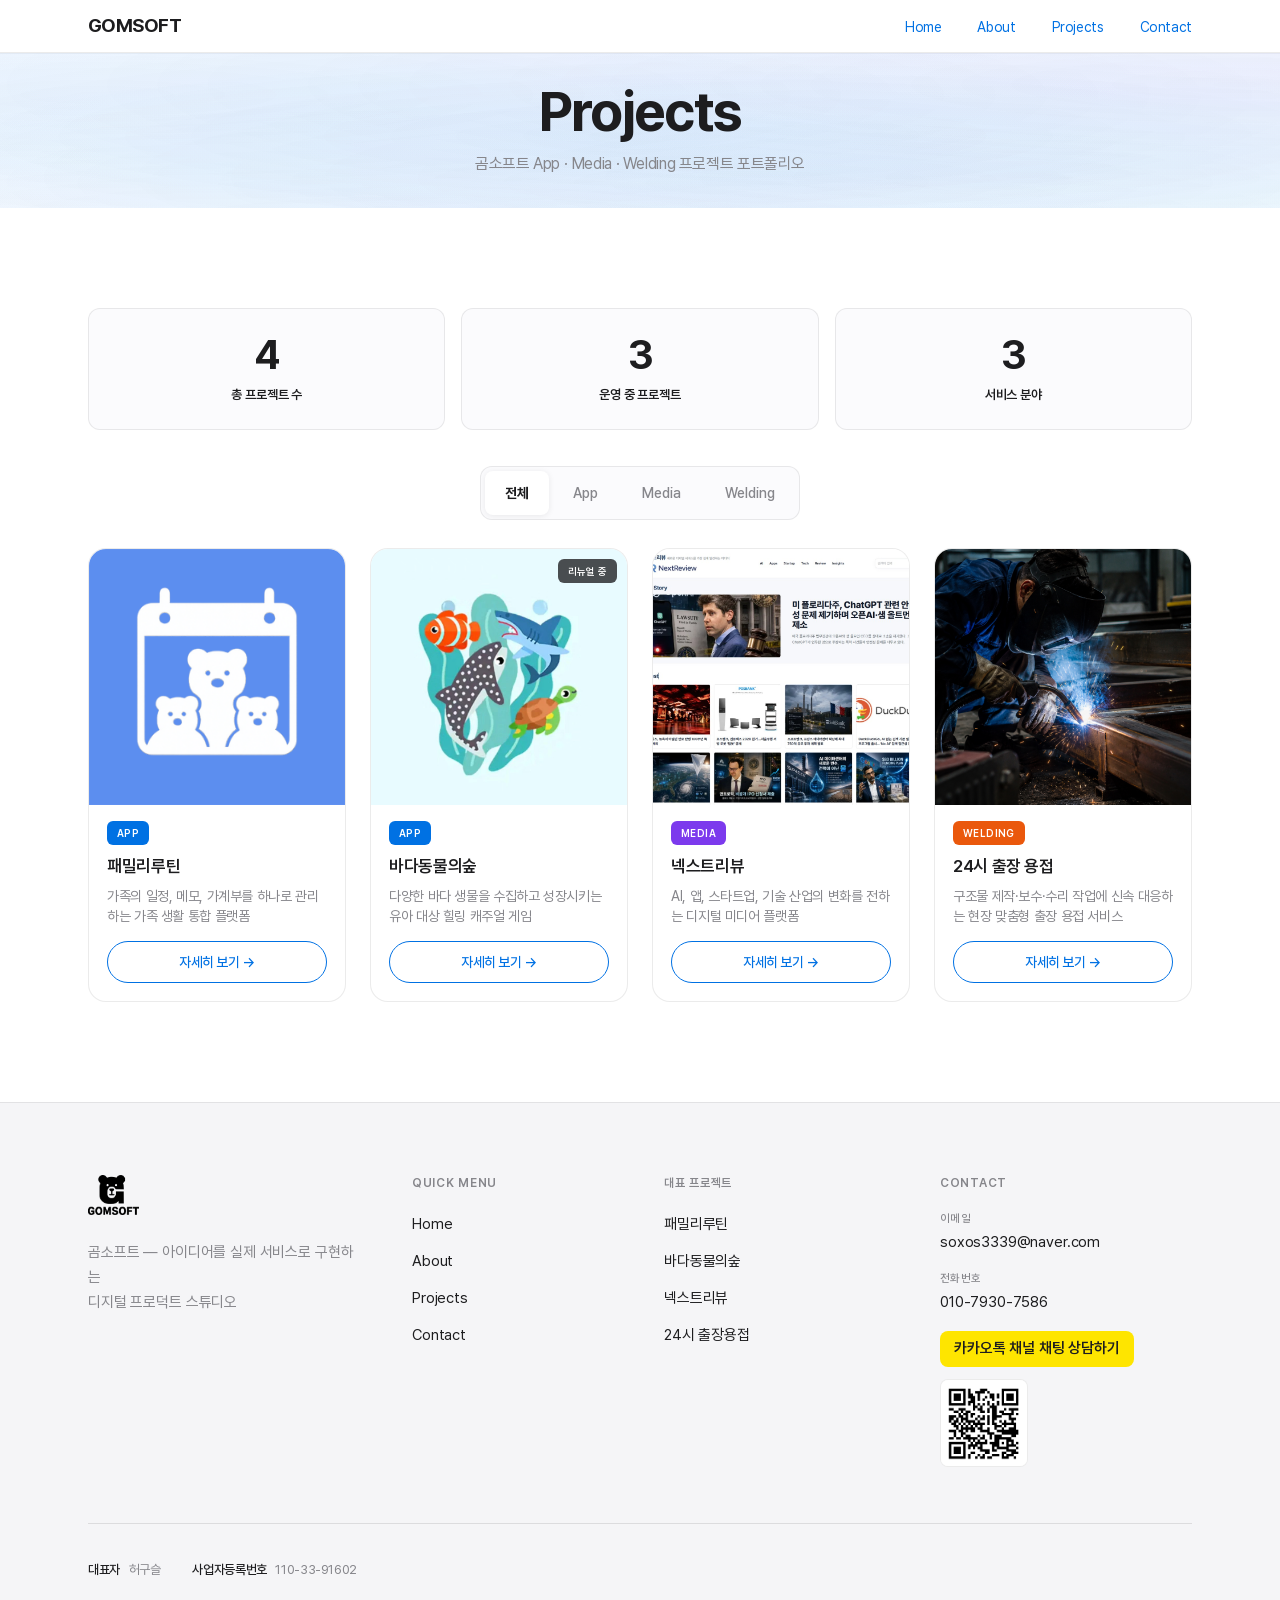
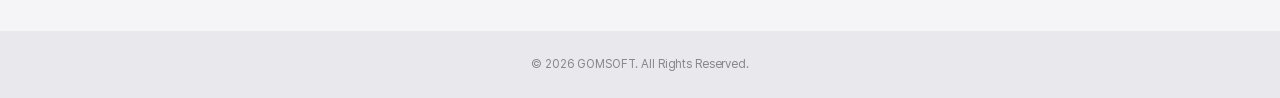
<file: projects/index.html>
<!DOCTYPE html>
<html lang="ko">
<head>
  <meta charset="UTF-8">
  <meta name="viewport" content="width=device-width, initial-scale=1.0, viewport-fit=cover">
  <meta name="naver-site-verification" content="7b83a0f41e36d6a4bb2c41cdb9a847f9651355a8">
  <meta name="google-site-verification" content="grHy3ek8m6wwa5z8TFUlc0TKg7Xx_QlhAD6oJP2RKKw">
  <link rel="icon" href="/favicon.ico" sizes="any">
  <link rel="icon" type="image/png" href="/favicon.png">
  <link rel="shortcut icon" href="/favicon.ico">
  <link rel="apple-touch-icon" href="/favicon.png">
  <meta name="description" content="곰소프트(GOMSOFT) 프로젝트 — 패밀리루틴, 바다동물의숲, 넥스트리뷰, 24시 출장용접 등 App·Media·Welding 포트폴리오.">
  <meta property="og:title" content="Projects | 곰소프트 GOMSOFT">
  <meta property="og:description" content="곰소프트가 직접 기획·개발·운영하는 앱, 미디어, 현장 서비스 프로젝트를 소개합니다.">
  <meta property="og:site_name" content="곰소프트 GOMSOFT">
  <link rel="canonical" href="https://gomsoft.kr/projects/">
  <link rel="alternate" type="application/rss+xml" title="곰소프트 GOMSOFT RSS" href="https://gomsoft.kr/rss.xml">
  <link rel="stylesheet" href="/assets/css/main.css">
  <title>Projects | 곰소프트 GOMSOFT</title>
</head>
<body>
  <div id="siteHeader"></div>

  <header class="page-hero">
    <div class="hero-aurora" aria-hidden="true">
      <span class="hero-aurora-layer hero-aurora-layer--cyan"></span>
      <span class="hero-aurora-layer hero-aurora-layer--blue"></span>
      <span class="hero-aurora-layer hero-aurora-layer--purple"></span>
    </div>
    <div class="container">
      <h1>Projects</h1>
      <p>곰소프트 App · Media · Welding 프로젝트 포트폴리오</p>
    </div>
  </header>

  <section class="section">
    <div class="container">
      <div id="projectsStats"></div>
      <nav class="project-filter-tabs" id="projectFilterTabs" aria-label="프로젝트 유형 필터"></nav>
      <div id="projectsPostList">
        <div class="empty-state"><p>불러오는 중…</p></div>
      </div>
    </div>
  </section>

  <div id="siteFooter"></div>

  <script src="/assets/js/config.js"></script>
  <script src="/assets/js/project-types.js"></script>
  <script src="/assets/js/post-links.js"></script>
  <script src="/assets/js/components.js"></script>
  <script src="/assets/js/posts.js"></script>
  <script>
    document.getElementById("siteHeader").innerHTML = renderSiteHeader("projects");
    document.getElementById("siteFooter").innerHTML = renderSiteFooter();
    setPageMeta({
      title: "Projects",
      path: "/projects/",
    });
    initNavigation();
    initProjectsBoard();
  </script>
</body>
</html>
</file>
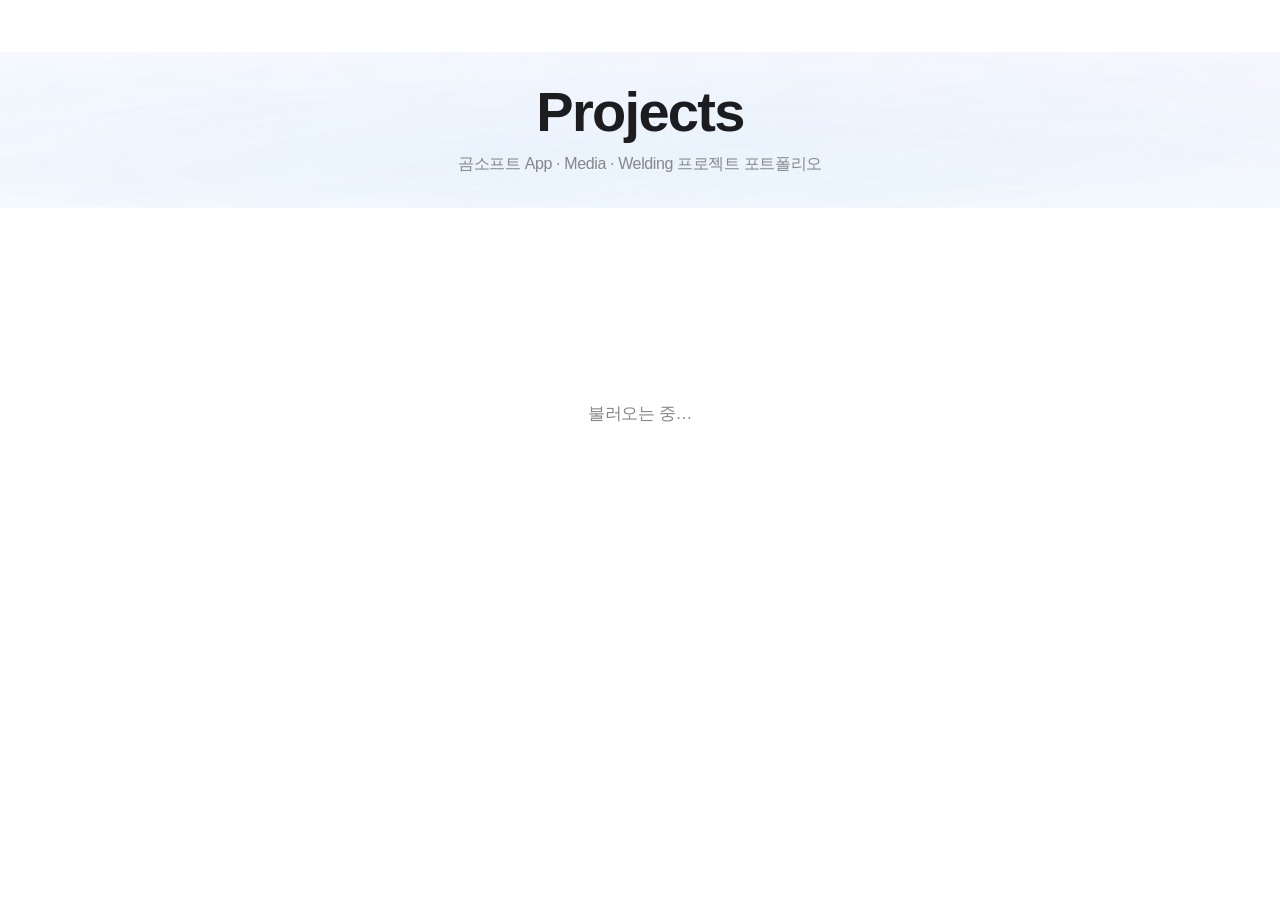
<file: welding/index.html>
<!DOCTYPE html>
<html lang="ko">
<head>
  <meta charset="UTF-8">
  <meta name="naver-site-verification" content="7b83a0f41e36d6a4bb2c41cdb9a847f9651355a8">
  <meta name="google-site-verification" content="grHy3ek8m6wwa5z8TFUlc0TKg7Xx_QlhAD6oJP2RKKw">
  <meta http-equiv="refresh" content="0; url=/projects/?type=welding">
  <link rel="canonical" href="https://gomsoft.kr/projects/?type=welding">
  <title>Redirecting…</title>
</head>
<body>
  <p><a href="/projects/?type=welding">Projects (Welding)로 이동</a></p>
</body>
</html>
</file>
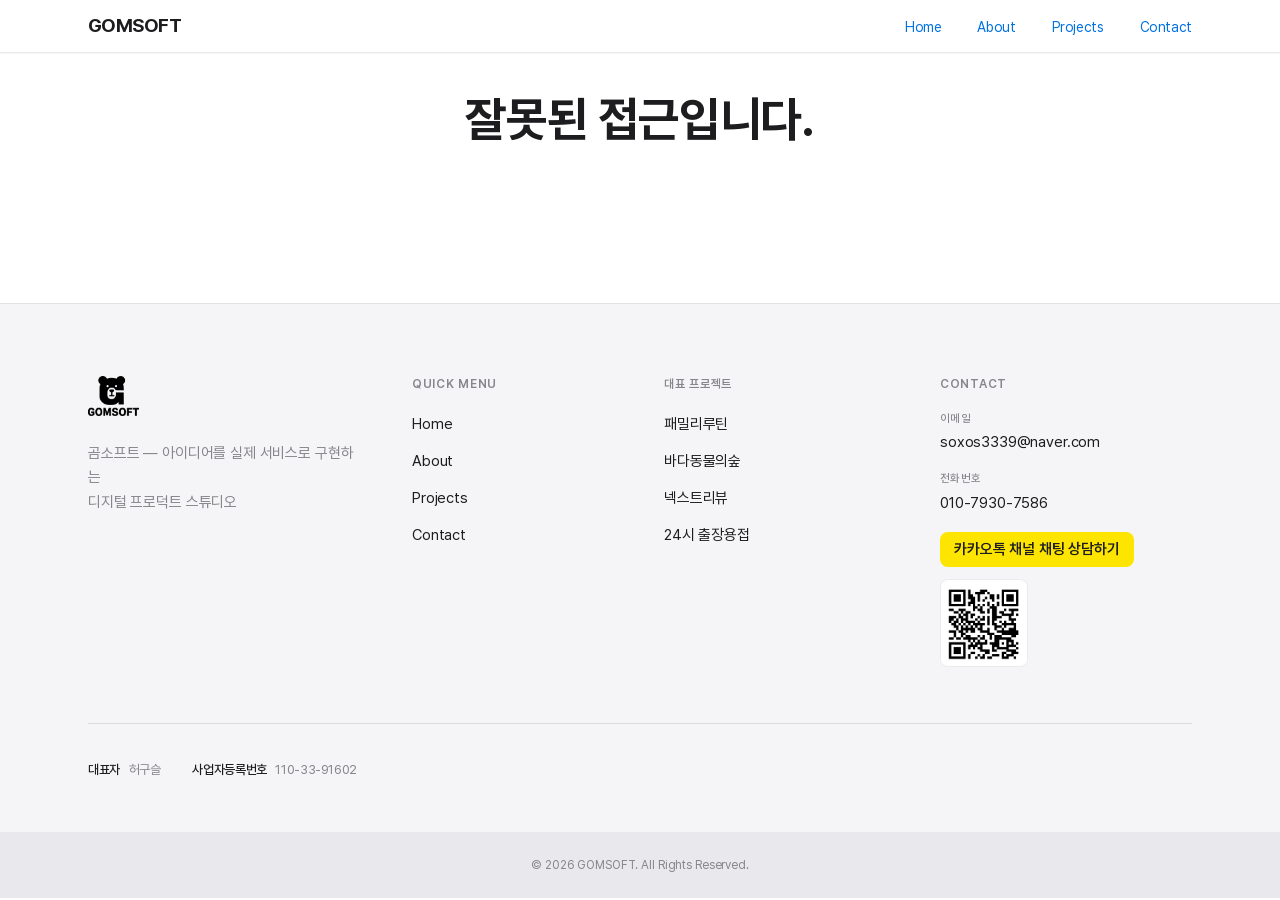
<file: post.html>
<!DOCTYPE html>
<html lang="ko">
<head>
  <meta charset="UTF-8">
  <meta name="viewport" content="width=device-width, initial-scale=1.0, viewport-fit=cover">
  <meta name="naver-site-verification" content="7b83a0f41e36d6a4bb2c41cdb9a847f9651355a8">
  <meta name="google-site-verification" content="grHy3ek8m6wwa5z8TFUlc0TKg7Xx_QlhAD6oJP2RKKw">
  <link rel="icon" href="/favicon.ico" sizes="any">
  <link rel="icon" type="image/png" href="/favicon.png">
  <link rel="shortcut icon" href="/favicon.ico">
  <link rel="apple-touch-icon" href="/favicon.png">
  <meta name="description" content="곰소프트(GOMSOFT)는 앱, 게임, AI·디지털 미디어, 현장 서비스를 직접 기획·개발·운영하는 독립 개발 스튜디오입니다.">
  <meta property="og:title" content="곰소프트 GOMSOFT | 앱·웹·AI 서비스를 만드는 개발 스튜디오">
  <meta property="og:description" content="아이디어를 앱, 웹, AI 서비스로 구현합니다. 곰소프트 GOMSOFT는 기획부터 개발, 출시와 운영까지 직접 수행하는 독립 개발 스튜디오입니다.">
  <meta property="og:site_name" content="곰소프트 GOMSOFT">
  <link rel="alternate" type="application/rss+xml" title="곰소프트 GOMSOFT RSS" href="https://gomsoft.kr/rss.xml">
  <link rel="stylesheet" href="/assets/css/main.css">
  <title>게시글 | 곰소프트 GOMSOFT</title>
</head>
<body>
  <div id="siteHeader"></div>

  <article class="post-detail">
    <div class="container">
      <header class="post-detail-header">
        <h1 id="postTitle">불러오는 중…</h1>
        <p class="post-detail-meta" id="postDate"></p>
      </header>
      <div id="postCover" class="post-cover" hidden></div>
      <div id="postMediaGallery" class="post-media-gallery-wrap" hidden></div>
      <div class="post-content" id="postContent"></div>
      <div class="post-detail-actions" id="postDetailActions" aria-label="하단 메뉴"></div>
    </div>
  </article>

  <div id="siteFooter"></div>

  <script src="/assets/js/config.js"></script>
  <script src="/assets/js/project-types.js"></script>
  <script src="/assets/js/post-links.js"></script>
  <script src="/assets/js/post-media.js"></script>
  <script src="/assets/js/components.js"></script>
  <script src="/assets/js/markdown.js"></script>
  <script src="/assets/js/posts.js"></script>
  <script>
    const params = new URLSearchParams(location.search);
    const category = params.get("category");
    const slug = params.get("slug");

    document.getElementById("siteHeader").innerHTML = renderSiteHeader("projects");
    document.getElementById("siteFooter").innerHTML = renderSiteFooter();
    initNavigation();

    if (!category || !slug) {
      document.getElementById("postTitle").textContent = "잘못된 접근입니다.";
    } else {
      renderPostDetail(category, slug).catch(() => {
        document.getElementById("postTitle").textContent = "게시글을 찾을 수 없습니다.";
        document.getElementById("postContent").innerHTML = "";
      });
    }
  </script>
</body>
</html>
</file>
<file: assets/css/main.css>
@import url("/assets/css/pretendard.css");

/* ——— Mobile First · Breakpoints ———
   Mobile:  default ~767px
   Tablet:  min-width 768px
   Desktop: min-width 1200px
*/
:root {
  --bg: #ffffff;
  --bg-subtle: #fbfbfd;
  --text: #1d1d1f;
  --text-secondary: #86868b;
  --accent: #0071e3;
  --border: rgba(0, 0, 0, 0.08);
  --radius: 18px;
  --radius-sm: 12px;
  --nav-height: 52px;
  --mobile-category-nav-height: 48px;
  --header-stack-height: calc(var(--nav-height) + var(--mobile-category-nav-height));
  --container-pad: 20px;
  --max-width: 100%;
  --section-pad: 56px;
  --grid-gap: 16px;
  --font: "Pretendard", -apple-system, BlinkMacSystemFont, "Segoe UI", sans-serif;
  --fw-thin: 100;
  --fw-extralight: 200;
  --fw-light: 300;
  --fw-regular: 400;
  --fw-medium: 500;
  --fw-semibold: 600;
  --fw-bold: 700;
  --fw-extrabold: 800;
  --fw-black: 900;
}

*,
*::before,
*::after {
  box-sizing: border-box;
}

html {
  scroll-behavior: smooth;
  overflow-x: hidden;
}

body {
  margin: 0;
  overflow-x: hidden;
  font-family: var(--font);
  font-weight: var(--fw-regular);
  background: var(--bg);
  color: var(--text);
  line-height: 1.47059;
  font-size: 16px;
  letter-spacing: -0.022em;
  -webkit-font-smoothing: antialiased;
}

img,
video {
  max-width: 100%;
  height: auto;
  display: block;
}

a {
  color: var(--accent);
  text-decoration: none;
}

button,
input,
select,
textarea {
  font-family: var(--font);
}

.container {
  width: 100%;
  max-width: var(--max-width);
  margin: 0 auto;
  padding: 0 var(--container-pad);
}

/* ——— Nav (fixed header · mobile category tabs) ——— */
.site-header-stack {
  position: fixed;
  top: 0;
  left: 0;
  right: 0;
  z-index: 1000;
  background: rgba(255, 255, 255, 0.94);
  backdrop-filter: saturate(180%) blur(20px);
  -webkit-backdrop-filter: saturate(180%) blur(20px);
  border-bottom: 1px solid var(--border);
  box-shadow: 0 1px 0 rgba(0, 0, 0, 0.04);
}

.site-header {
  position: relative;
  top: auto;
  height: var(--nav-height);
  background: transparent;
  backdrop-filter: none;
  -webkit-backdrop-filter: none;
  border-bottom: none;
}

.mobile-category-nav {
  display: none;
}

body {
  padding-top: var(--nav-height);
}

.nav-inner {
  width: 100%;
  max-width: var(--max-width);
  margin: 0 auto;
  padding: 0 var(--container-pad);
  height: 100%;
  display: flex;
  align-items: center;
  justify-content: space-between;
}

.logo {
  font-size: 19px;
  font-weight: var(--fw-bold);
  letter-spacing: -0.03em;
  color: var(--text);
  text-decoration: none;
  z-index: 1001;
}

.logo:hover {
  text-decoration: none;
}

.nav-menu {
  display: none;
  list-style: none;
  margin: 0;
  padding: 0;
}

/* Mobile: category tabs below header */
@media (max-width: 767px) {
  .nav-inner {
    justify-content: center;
  }

  .nav-menu {
    display: none !important;
  }

  .mobile-category-nav {
    display: block;
    height: var(--mobile-category-nav-height);
    border-top: 1px solid var(--border);
    background: rgba(255, 255, 255, 0.98);
  }

  .mobile-category-nav-inner {
    display: flex;
    align-items: stretch;
    gap: 6px;
    height: 100%;
    padding: 6px var(--container-pad);
    overflow-x: auto;
    -webkit-overflow-scrolling: touch;
    scrollbar-width: none;
  }

  .mobile-category-nav-inner::-webkit-scrollbar {
    display: none;
  }

  .mobile-category-link {
    flex: 1 0 auto;
    min-width: 4.5rem;
    display: inline-flex;
    align-items: center;
    justify-content: center;
    padding: 0 12px;
    font-size: 13px;
    font-weight: var(--fw-medium);
    letter-spacing: -0.01em;
    color: var(--text-secondary);
    text-decoration: none;
    background: var(--bg-subtle);
    border: 1px solid var(--border);
    border-radius: 8px;
    white-space: nowrap;
    transition: background 0.2s ease, color 0.2s ease, border-color 0.2s ease;
    -webkit-tap-highlight-color: transparent;
  }

  .mobile-category-link.active {
    color: #fff;
    background: var(--text);
    border-color: var(--text);
  }

  body {
    padding-top: var(--header-stack-height);
  }

  .post-detail {
    padding-top: 32px;
  }

  .page-hero {
    padding-top: 28px;
  }

  .admin-wrap {
    padding-top: 24px;
  }

  .post-detail-actions-row {
    display: grid;
    grid-template-columns: repeat(2, minmax(0, 1fr));
    gap: 8px;
    overflow-x: visible;
    justify-content: stretch;
    padding: 0;
  }

  .post-detail-actions-row .btn {
    flex: unset;
    width: auto;
    min-width: 0;
    padding: 11px 12px;
    font-size: 14px;
    white-space: normal;
    word-break: keep-all;
    line-height: 1.35;
  }

  .post-detail-actions-row .btn:first-child {
    grid-column: 1 / -1;
  }

  .post-detail-actions-row .btn:last-child:nth-child(even) {
    grid-column: 1 / -1;
  }
}

/* ——— Hero (Aurora · OpenAI / Linear tone) ——— */
:root {
  --hero-aurora-blue: rgba(59, 130, 246, 0.11);
  --hero-aurora-purple: rgba(139, 92, 246, 0.11);
  --hero-aurora-cyan: rgba(6, 182, 212, 0.09);
}

@keyframes hero-aurora-blue {
  0%,
  100% {
    transform: translate(-12%, -8%) scale(1.02) rotate(-2deg);
    opacity: 0.45;
  }
  25% {
    transform: translate(10%, -10%) scale(1.14) rotate(1deg);
    opacity: 1;
  }
  50% {
    transform: translate(12%, 10%) scale(1.1) rotate(2deg);
    opacity: 0.55;
  }
  75% {
    transform: translate(-8%, 12%) scale(1.12) rotate(-1deg);
    opacity: 0.88;
  }
}

@keyframes hero-aurora-purple {
  0%,
  100% {
    transform: translate(10%, -6%) scale(1.08) rotate(1deg);
    opacity: 0.5;
  }
  33% {
    transform: translate(-14%, 4%) scale(1.15) rotate(-2deg);
    opacity: 0.95;
  }
  66% {
    transform: translate(-6%, 14%) scale(1.1) rotate(1deg);
    opacity: 0.6;
  }
}

@keyframes hero-aurora-cyan {
  0%,
  100% {
    transform: translate(0%, 10%) scale(1.05) rotate(0deg);
    opacity: 0.4;
  }
  20% {
    transform: translate(-10%, -6%) scale(1.12) rotate(-1deg);
    opacity: 0.85;
  }
  55% {
    transform: translate(8%, -12%) scale(1.16) rotate(2deg);
    opacity: 1;
  }
  80% {
    transform: translate(14%, 6%) scale(1.08) rotate(-2deg);
    opacity: 0.5;
  }
}

@keyframes hero-logo-float {
  0%,
  100% {
    transform: translateY(-4px);
  }
  50% {
    transform: translateY(4px);
  }
}

@keyframes hero-fade-up {
  from {
    opacity: 0;
    transform: translateY(20px);
  }
  to {
    opacity: 1;
    transform: translateY(0);
  }
}

.hero {
  position: relative;
  overflow: hidden;
  text-align: center;
  padding: 40px var(--container-pad) 64px;
  background: #ffffff;
  isolation: isolate;
}

.hero-aurora {
  position: absolute;
  inset: 0;
  z-index: 0;
  pointer-events: none;
  overflow: hidden;
}

.hero-aurora-layer {
  position: absolute;
  width: 165%;
  height: 165%;
  left: -32%;
  top: -32%;
  will-change: transform, opacity;
  border-radius: 50%;
  opacity: 0.75;
}

.hero-aurora-layer--blue {
  background:
    radial-gradient(ellipse 92% 88% at 24% 36%, var(--hero-aurora-blue) 0%, transparent 74%),
    radial-gradient(ellipse 70% 65% at 55% 70%, rgba(59, 130, 246, 0.06) 0%, transparent 72%);
  animation: hero-aurora-blue 6s ease-in-out infinite;
}

.hero-aurora-layer--purple {
  background:
    radial-gradient(ellipse 90% 86% at 78% 32%, var(--hero-aurora-purple) 0%, transparent 74%),
    radial-gradient(ellipse 72% 68% at 40% 88%, rgba(139, 92, 246, 0.05) 0%, transparent 70%);
  animation: hero-aurora-purple 7s ease-in-out infinite;
}

.hero-aurora-layer--cyan {
  background:
    radial-gradient(ellipse 95% 90% at 52% 52%, var(--hero-aurora-cyan) 0%, transparent 76%),
    radial-gradient(ellipse 80% 75% at 68% 68%, rgba(6, 182, 212, 0.05) 0%, transparent 72%);
  animation: hero-aurora-cyan 8s ease-in-out infinite;
}

.hero-inner {
  position: relative;
  z-index: 1;
  max-width: 680px;
  margin: 0 auto;
  padding: 0 8px;
}

.hero-logo {
  margin-bottom: 28px;
}

.hero-logo img {
  display: block;
  width: auto;
  height: auto;
  max-width: min(240px, 78vw);
  max-height: 56px;
  margin: 0 auto;
  object-fit: contain;
  animation: hero-logo-float 8s ease-in-out infinite;
}

.hero-eyebrow {
  margin: 0 0 20px;
  padding: 0;
  font-size: 11px;
  font-weight: var(--fw-semibold);
  letter-spacing: 0.16em;
  text-transform: uppercase;
  color: var(--text-secondary);
  opacity: 0;
  animation: hero-fade-up 0.8s cubic-bezier(0.22, 1, 0.36, 1) 0.05s forwards;
}

.hero h1 {
  font-size: clamp(28px, 6.2vw, 48px);
  font-weight: var(--fw-bold);
  letter-spacing: -0.035em;
  line-height: 1.18;
  margin: 0 auto 24px;
  max-width: 11em;
  word-break: keep-all;
  text-wrap: balance;
  opacity: 0;
  animation: hero-fade-up 0.8s cubic-bezier(0.22, 1, 0.36, 1) forwards;
}

.hero-lead {
  font-size: clamp(16px, 2.6vw, 19px);
  font-weight: var(--fw-regular);
  letter-spacing: -0.015em;
  line-height: 1.65;
  color: var(--text);
  margin: 0 auto 18px;
  max-width: 20em;
  word-break: keep-all;
  text-wrap: balance;
  opacity: 0;
  animation: hero-fade-up 0.8s cubic-bezier(0.22, 1, 0.36, 1) 0.2s forwards;
}

.hero-support {
  font-size: clamp(14px, 2.2vw, 16px);
  font-weight: var(--fw-light);
  line-height: 1.75;
  color: var(--text-secondary);
  margin: 0 auto;
  max-width: 24em;
  word-break: keep-all;
  text-wrap: pretty;
  opacity: 0;
  animation: hero-fade-up 0.8s cubic-bezier(0.22, 1, 0.36, 1) 0.4s forwards;
}

@media (prefers-reduced-motion: reduce) {
  .hero-aurora-layer,
  .hero-logo img {
    animation: none;
  }

  .hero-eyebrow,
  .hero h1,
  .hero-lead,
  .hero-support {
    animation: none;
    opacity: 1;
    transform: none;
  }
}

/* ——— Buttons ——— */
.btn {
  display: inline-flex;
  align-items: center;
  justify-content: center;
  min-height: 44px;
  padding: 12px 22px;
  font-size: 16px;
  font-weight: var(--fw-medium);
  border-radius: 980px;
  text-decoration: none;
  transition: background 0.2s, transform 0.2s, box-shadow 0.2s;
  border: none;
  cursor: pointer;
  -webkit-tap-highlight-color: transparent;
}

.btn-primary {
  background: var(--accent);
  color: #fff;
}

.btn-secondary {
  background: transparent;
  color: var(--accent);
  border: 1px solid var(--accent);
}

/* ——— Sections ——— */
.section {
  padding: var(--section-pad) 0;
}

.section-alt {
  background: var(--bg-subtle);
}

.section-header {
  text-align: center;
  max-width: 640px;
  margin: 0 auto 32px;
  padding: 0 4px;
}

.section-header h2 {
  font-size: clamp(26px, 6vw, 48px);
  font-weight: var(--fw-bold);
  letter-spacing: -0.03em;
  margin: 0 0 10px;
}

.section-header p {
  font-size: clamp(15px, 3.8vw, 21px);
  color: var(--text-secondary);
  margin: 0;
}

/* ——— Home: Hero · Profile · Projects bands ——— */
.home-projects-section {
  background: var(--bg);
}

/* ——— Company Overview (Home) ——— */
.profile-section.company-overview {
  padding: 64px 0 72px;
  background: var(--bg-subtle);
}

.company-overview-inner {
  max-width: 1120px;
}

.company-overview-layout {
  display: flex;
  flex-direction: column;
  gap: 48px;
  align-items: stretch;
}

.company-overview-visual {
  order: -1;
  width: 100%;
  max-width: 320px;
  margin: 0 auto;
}

.overview-portrait {
  margin: 0;
}

.overview-portrait-frame {
  border-radius: 20px;
  overflow: hidden;
  background: #e8e8ed;
  box-shadow: 0 20px 48px rgba(0, 0, 0, 0.08);
  line-height: 0;
}

.overview-portrait-frame img {
  display: block;
  width: 100%;
  aspect-ratio: 4 / 5;
  object-fit: cover;
  object-position: center top;
  filter: grayscale(100%) contrast(1.06);
}

.overview-portrait-caption {
  display: flex;
  flex-direction: column;
  gap: 4px;
  margin-top: 16px;
  padding: 0 4px;
  text-align: center;
}

.overview-portrait-name {
  font-size: 15px;
  font-weight: var(--fw-semibold);
  letter-spacing: -0.02em;
  color: var(--text);
}

.overview-portrait-role {
  font-size: 13px;
  color: var(--text-secondary);
}

.company-overview-main {
  min-width: 0;
}

.overview-eyebrow {
  margin: 0 0 16px;
  font-size: 12px;
  font-weight: var(--fw-semibold);
  letter-spacing: 0.08em;
  text-transform: uppercase;
  color: var(--text-secondary);
}

.overview-headline {
  margin: 0 0 20px;
  font-size: clamp(28px, 6.5vw, 44px);
  font-weight: var(--fw-bold);
  letter-spacing: -0.035em;
  line-height: 1.15;
  color: var(--text);
}

.overview-description {
  margin: 0 0 40px;
  max-width: 36em;
  font-size: clamp(16px, 2.6vw, 18px);
  font-weight: var(--fw-regular);
  line-height: 1.65;
  color: var(--text-secondary);
  letter-spacing: -0.01em;
}

.overview-kpi-grid {
  display: grid;
  grid-template-columns: repeat(2, minmax(0, 1fr));
  gap: 12px;
  margin-bottom: 48px;
}

.overview-kpi-card {
  padding: 22px 20px;
  background: var(--bg);
  border: 1px solid var(--border);
  border-radius: var(--radius);
  transition: box-shadow 0.25s ease, transform 0.25s ease, border-color 0.2s ease;
}

.overview-kpi-value {
  display: block;
  font-size: clamp(32px, 8vw, 40px);
  font-weight: var(--fw-bold);
  letter-spacing: -0.04em;
  line-height: 1;
  color: var(--text);
}

.overview-kpi-label {
  display: block;
  margin-top: 10px;
  font-size: 13px;
  font-weight: var(--fw-medium);
  color: var(--text-secondary);
  letter-spacing: -0.01em;
}

.overview-capabilities-label {
  margin: 0 0 16px;
  font-size: 12px;
  font-weight: var(--fw-semibold);
  letter-spacing: 0.06em;
  text-transform: uppercase;
  color: var(--text-secondary);
}

.overview-cap-grid {
  display: grid;
  grid-template-columns: 1fr;
  gap: 12px;
}

.overview-cap-card {
  display: flex;
  flex-direction: column;
  align-items: flex-start;
  gap: 10px;
  padding: 20px 18px;
  background: var(--bg);
  border: 1px solid var(--border);
  border-radius: var(--radius);
  transition: box-shadow 0.25s ease, transform 0.25s ease, border-color 0.2s ease;
}

.overview-cap-icon-wrap {
  display: flex;
  align-items: center;
  justify-content: center;
  width: 40px;
  height: 40px;
  border-radius: 10px;
  background: rgba(0, 113, 227, 0.08);
  color: var(--accent);
}

.overview-cap-title {
  margin: 0;
  font-size: 16px;
  font-weight: var(--fw-semibold);
  letter-spacing: -0.02em;
  color: var(--text);
}

.overview-cap-desc {
  margin: -4px 0 0;
  font-size: 13px;
  line-height: 1.45;
  color: var(--text-secondary);
}

/* ——— Project cards (About · 진행 중인 사업) ——— */
.project-grid {
  display: grid;
  grid-template-columns: 1fr;
  gap: var(--grid-gap);
  max-width: 960px;
  margin: 0 auto;
}

.project-card {
  background: var(--bg);
  border: 1px solid var(--border);
  border-radius: var(--radius);
  padding: 18px;
  display: flex;
  flex-direction: row;
  align-items: flex-start;
  gap: 16px;
  height: 100%;
  min-width: 0;
  transition: box-shadow 0.25s ease, transform 0.25s ease;
}

.section-alt .project-card {
  background: #fff;
}

.project-card-media {
  position: relative;
  flex-shrink: 0;
  width: 88px;
  height: 88px;
  border-radius: 10px;
  overflow: hidden;
  background: var(--bg-subtle);
}

.project-card-media .post-card-status-overlay {
  top: 6px;
  right: 6px;
  font-size: 9px;
  padding: 4px 7px;
}

.project-card-media img {
  width: 100%;
  height: 100%;
  object-fit: cover;
  display: block;
}

.project-card-body {
  flex: 1;
  min-width: 0;
  display: flex;
  flex-direction: column;
  align-items: flex-start;
  text-align: left;
}

.project-card h3 {
  font-size: 17px;
  font-weight: var(--fw-bold);
  margin: 0;
  letter-spacing: -0.02em;
}

.project-card-body > p {
  font-size: 14px;
  color: var(--text-secondary);
  margin: 6px 0 0;
  line-height: 1.45;
}

.project-card-meta {
  display: flex;
  gap: 8px;
  flex-wrap: wrap;
  margin-bottom: 8px;
}

.project-tag,
.project-status {
  font-size: 11px;
  font-weight: var(--fw-semibold);
  padding: 4px 8px;
  border-radius: 6px;
  background: var(--bg-subtle);
  color: var(--text-secondary);
}

.project-status {
  color: var(--text);
}

.project-chips {
  display: flex;
  flex-wrap: wrap;
  gap: 6px;
  margin-top: 10px;
}

.project-chip {
  font-size: 11px;
  color: var(--text-secondary);
  padding: 4px 8px;
  border: 1px solid var(--border);
  border-radius: 6px;
  background: var(--bg);
}

.project-card-actions {
  display: flex;
  flex-wrap: wrap;
  gap: 8px;
  margin-top: 14px;
  width: 100%;
}

.project-card-btn {
  min-height: 38px;
  padding: 8px 18px;
  font-size: 14px;
  text-decoration: none;
  flex: 1 1 auto;
  min-width: 0;
}

@media (min-width: 480px) {
  .project-card {
    padding: 20px;
    gap: 20px;
  }

  .project-card-media {
    width: 104px;
    height: 104px;
    border-radius: 12px;
  }

  .project-card h3 {
    font-size: 19px;
  }

  .project-card-btn {
    flex: 0 1 auto;
    width: auto;
  }
}

@media (min-width: 768px) {
  .project-card-media {
    width: 112px;
    height: 112px;
  }
}

/* ——— Post / Projects grid ——— */
.post-grid {
  display: grid;
  grid-template-columns: repeat(2, minmax(0, 1fr));
  gap: var(--grid-gap);
  width: 100%;
  align-items: stretch;
}

.post-card {
  display: flex;
  flex-direction: column;
  height: 100%;
  min-width: 0;
  background: var(--bg);
  border-radius: var(--radius);
  overflow: hidden;
  border: 1px solid var(--border);
  color: inherit;
  transition: box-shadow 0.25s ease, transform 0.25s ease;
  -webkit-tap-highlight-color: transparent;
}

.post-card-thumb-link {
  display: block;
  flex-shrink: 0;
  text-decoration: none;
}

.post-card-thumb {
  position: relative;
  width: 100%;
  aspect-ratio: 1 / 1;
  background: var(--bg-subtle);
  overflow: hidden;
}

.post-card-status-overlay {
  position: absolute;
  top: 10px;
  right: 10px;
  z-index: 2;
  font-size: 10px;
  font-weight: var(--fw-semibold);
  letter-spacing: 0.02em;
  color: #fff;
  background: rgba(29, 29, 31, 0.78);
  backdrop-filter: blur(8px);
  padding: 5px 10px;
  border-radius: 6px;
  pointer-events: none;
}

.post-card-thumb img {
  width: 100%;
  height: 100%;
  object-fit: cover;
}

.post-card-badge {
  align-self: flex-start;
  font-size: 10px;
  font-weight: var(--fw-semibold);
  letter-spacing: 0.04em;
  text-transform: uppercase;
  color: #fff;
  padding: 5px 10px;
  border-radius: 6px;
  margin: 0 0 10px;
}

.badge-app {
  background: #0071e3;
}

.badge-media {
  background: #7c3aed;
}

.badge-welding {
  background: #ea580c;
}

.post-card-body {
  flex: 1;
  display: flex;
  flex-direction: column;
  padding: 14px 14px 16px;
  min-height: 0;
}

.post-card-title {
  font-size: 15px;
  font-weight: var(--fw-semibold);
  margin: 0 0 8px;
  line-height: 1.35;
}

.post-card-title a {
  color: var(--text);
  text-decoration: none;
  display: -webkit-box;
  -webkit-line-clamp: 2;
  -webkit-box-orient: vertical;
  overflow: hidden;
}

.post-card-title a:hover {
  color: var(--accent);
  text-decoration: none;
}

.post-card-summary {
  font-size: 13px;
  color: var(--text-secondary);
  margin: 0 0 14px;
  line-height: 1.45;
  flex: 1;
  display: -webkit-box;
  -webkit-line-clamp: 3;
  -webkit-box-orient: vertical;
  overflow: hidden;
}

.post-card-cta {
  width: 100%;
  margin-top: auto;
  font-size: 14px;
  padding: 10px 16px;
  min-height: 40px;
}

.post-card-type,
.post-card-date {
  display: none;
}

/* ——— Projects stats ——— */
#projectsPostList.is-filtering .post-grid {
  opacity: 0;
  transform: translateY(10px);
}

#projectsPostList .post-grid {
  transition: opacity 0.35s ease, transform 0.35s ease;
}

.projects-stats {
  display: grid;
  grid-template-columns: repeat(2, minmax(0, 1fr));
  gap: 12px;
  margin-bottom: 28px;
}

.projects-stats--three {
  grid-template-columns: 1fr;
}

@media (min-width: 480px) {
  .projects-stats--three {
    grid-template-columns: repeat(3, minmax(0, 1fr));
  }
}

.about-project-stats {
  max-width: 1040px;
  margin: 0 auto 36px;
  padding: 0 4px;
}

.about-project-stats .projects-stats,
.about-stats {
  margin-bottom: 0;
}

.about-stats {
  grid-template-columns: repeat(2, minmax(0, 1fr));
  gap: 12px;
}

.stat-item {
  text-align: center;
  padding: 20px 12px;
  background: var(--bg-subtle);
  border: 1px solid var(--border);
  border-radius: var(--radius-sm);
}

.stat-value {
  display: block;
  font-size: clamp(28px, 7vw, 40px);
  font-weight: var(--fw-bold);
  letter-spacing: -0.03em;
  line-height: 1.1;
  color: var(--text);
}

.stat-label {
  display: block;
  margin-top: 8px;
  font-size: 13px;
  font-weight: var(--fw-semibold);
  color: var(--text);
  letter-spacing: -0.01em;
}

.stat-desc {
  display: block;
  margin-top: 4px;
  font-size: 11px;
  font-weight: var(--fw-regular);
  color: var(--text-secondary);
  line-height: 1.35;
}

.about-stats .stat-item {
  padding: 22px 14px;
}

.projects-stats-note {
  text-align: center;
  font-size: 13px;
  color: var(--text-secondary);
  margin: -12px 0 24px;
}

/* ——— Filter buttons ——— */
.project-filter-tabs {
  display: flex;
  justify-content: center;
  margin-bottom: 28px;
}

.project-filter-bar {
  display: inline-flex;
  flex-wrap: nowrap;
  max-width: 100%;
  overflow-x: auto;
  -webkit-overflow-scrolling: touch;
  padding: 4px;
  gap: 4px;
  background: var(--bg-subtle);
  border: 1px solid var(--border);
  border-radius: 12px;
  scrollbar-width: none;
}

.project-filter-bar::-webkit-scrollbar {
  display: none;
}

.filter-tab {
  flex-shrink: 0;
  min-height: 44px;
  padding: 10px 20px;
  font-size: 14px;
  font-weight: var(--fw-medium);
  font-family: var(--font);
  border: none;
  border-radius: 8px;
  background: transparent;
  color: var(--text-secondary);
  cursor: pointer;
  transition: background 0.2s, color 0.2s, box-shadow 0.2s;
}

.filter-tab.active {
  background: #fff;
  color: var(--text);
  font-weight: var(--fw-bold);
  box-shadow: 0 1px 6px rgba(0, 0, 0, 0.08);
}

/* ——— Post detail actions ——— */
.post-detail-actions {
  max-width: 720px;
  margin: 48px auto 0;
  padding: 0 var(--container-pad);
}

.post-detail-actions-row {
  display: flex;
  flex-wrap: nowrap;
  gap: 10px;
  justify-content: center;
  align-items: center;
  overflow-x: auto;
  -webkit-overflow-scrolling: touch;
  padding: 4px 2px 8px;
}

.post-detail-actions-row .btn {
  flex: 0 0 auto;
  white-space: nowrap;
  min-width: 0;
  padding-left: 18px;
  padding-right: 18px;
}

.post-detail-actions-row .btn-secondary {
  flex-shrink: 0;
}

.section-footer-link {
  text-align: center;
  margin-top: 28px;
  font-size: 16px;
  font-weight: var(--fw-semibold);
}

/* ——— About ——— */
.content-section {
  padding: var(--section-pad) 0;
}

.content-narrow {
  max-width: 720px;
  margin: 0 auto;
}

.about-page-section > .container {
  max-width: 960px;
  margin-left: auto;
  margin-right: auto;
}

.about-prose-rail {
  max-width: 720px;
  margin: 0 auto;
  width: 100%;
  padding: 0;
  box-sizing: border-box;
}

.about-section-head {
  text-align: center;
  max-width: 720px;
  margin: 0 auto 36px;
  padding: 0;
}

.about-section-title {
  font-size: clamp(26px, 5.5vw, 40px);
  font-weight: var(--fw-bold);
  letter-spacing: -0.03em;
  line-height: 1.15;
  color: var(--text);
  margin: 0;
}

.about-section-lead {
  font-size: 16px;
  font-weight: var(--fw-regular);
  color: var(--text-secondary);
  line-height: 1.55;
  margin: 12px 0 0;
  max-width: 36em;
  margin-left: auto;
  margin-right: auto;
}

.about-section-body {
  width: 100%;
  max-width: none;
  margin: 0;
  text-align: left;
}

.about-section-body p,
.content-narrow p {
  font-size: 16px;
  color: var(--text-secondary);
  line-height: 1.65;
  margin: 0 0 16px;
}

.about-section-body p:last-child {
  margin-bottom: 0;
}

.about-prose-rail .founder-profile {
  margin-top: 0;
  max-width: none;
  width: 100%;
}

.content-center-title {
  font-size: clamp(26px, 5.5vw, 40px);
  font-weight: var(--fw-bold);
  text-align: center;
  margin: 0 0 32px;
  color: var(--text);
}

.capability-grid {
  display: grid;
  grid-template-columns: 1fr;
  gap: var(--grid-gap);
}

.capability-card {
  padding: 22px;
  border: 1px solid var(--border);
  border-radius: var(--radius);
  background: var(--bg);
}

.capability-card h3 {
  font-size: 16px;
  font-weight: var(--fw-semibold);
  margin: 0 0 6px;
}

.capability-card p {
  font-size: 14px;
  color: var(--text-secondary);
  margin: 0;
}

/* ——— CTA ——— */
.cta-band {
  text-align: center;
  padding: var(--section-pad) var(--container-pad);
  background: var(--text);
  color: #f5f5f7;
}

.cta-band h2 {
  font-size: clamp(24px, 5.5vw, 40px);
  font-weight: var(--fw-bold);
  margin: 0 0 10px;
}

.cta-band p {
  color: #a1a1a6;
  margin: 0 0 22px;
  font-size: 16px;
}

.cta-band .btn-primary {
  background: #fff;
  color: var(--text);
}

/* ——— Post detail ——— */
.post-detail {
  padding: 32px 0 var(--section-pad);
}

.post-detail-header {
  max-width: 720px;
  margin: 0 auto 28px;
  text-align: center;
  padding: 0 var(--container-pad);
}

.post-detail-header h1 {
  font-size: clamp(26px, 6vw, 48px);
  font-weight: var(--fw-bold);
  margin: 0 0 10px;
}

.post-detail-meta {
  font-size: 14px;
  color: var(--text-secondary);
}

.post-detail-type {
  font-weight: var(--fw-semibold);
  color: var(--accent);
}

.post-content {
  max-width: 720px;
  margin: 0 auto;
  padding: 0 var(--container-pad);
  font-size: 16px;
  line-height: 1.65;
  letter-spacing: -0.01em;
  color: var(--text);
}

.post-content p {
  margin: 0 0 1em;
}

.post-content p:last-child {
  margin-bottom: 0;
}

.post-content h2 {
  font-size: 22px;
  font-weight: var(--fw-bold);
  letter-spacing: -0.02em;
  line-height: 1.35;
  margin: 1.5em 0 0.65em;
  color: var(--text);
}

.post-content h2:first-child {
  margin-top: 0;
}

.post-content h3 {
  font-size: 18px;
  font-weight: var(--fw-semibold);
  letter-spacing: -0.02em;
  line-height: 1.4;
  margin: 1.25em 0 0.5em;
  color: var(--text);
}

.post-content ul {
  margin: 0 0 1em;
  padding-left: 1.25em;
  list-style: disc;
}

.post-content li {
  margin: 0 0 0.35em;
  line-height: 1.65;
}

.post-content li:last-child {
  margin-bottom: 0;
}

.post-content strong {
  font-weight: var(--fw-semibold);
  color: var(--text);
}

.post-content a {
  color: var(--accent);
}

.post-content img {
  display: block;
  max-width: 600px;
  width: 100%;
  height: auto;
  border-radius: var(--radius-sm);
  margin: 20px auto;
}

.post-cover {
  max-width: 600px;
  width: 100%;
  margin: 0 auto 32px;
  border-radius: var(--radius);
  overflow: hidden;
  background: var(--bg-subtle);
}

.post-cover img {
  display: block;
  width: 100%;
  max-width: 600px;
  height: auto;
  margin: 0;
}

.page-hero {
  position: relative;
  overflow: hidden;
  text-align: center;
  padding: 28px var(--container-pad) 32px;
  background: #ffffff;
  isolation: isolate;
}

.page-hero .container {
  position: relative;
  z-index: 1;
}

.page-hero h1 {
  font-size: clamp(30px, 7vw, 56px);
  font-weight: var(--fw-bold);
  letter-spacing: -0.03em;
  line-height: 1.15;
  margin: 0 0 8px;
  color: var(--text);
}

.page-hero p {
  font-size: 16px;
  font-weight: var(--fw-regular);
  color: var(--text-secondary);
  margin: 0;
  line-height: 1.5;
}

/* ——— Contact page ——— */
/* Contact: subtle → white → subtle → white → subtle */
.contact-block {
  padding: var(--section-pad) 0;
  background: var(--bg-subtle);
}

.contact-block.section-alt {
  background: var(--bg);
}

.contact-block-head {
  text-align: center;
  max-width: 640px;
  margin: 0 auto 32px;
  padding: 0 4px;
}

.contact-block-title {
  font-size: clamp(22px, 5vw, 32px);
  font-weight: var(--fw-bold);
  letter-spacing: -0.03em;
  margin: 0 0 10px;
  color: var(--text);
}

.contact-block-lead {
  font-size: 15px;
  color: var(--text-secondary);
  margin: 0;
  line-height: 1.55;
}

.contact-inquiry-grid {
  display: grid;
  grid-template-columns: 1fr;
  gap: 12px;
  max-width: 960px;
  margin: 0 auto;
}

.contact-inquiry-card {
  display: flex;
  flex-direction: column;
  align-items: flex-start;
  text-align: left;
  width: 100%;
  padding: 22px 20px;
  border: 1px solid var(--border);
  border-radius: var(--radius);
  background: var(--bg);
  cursor: pointer;
  font-family: var(--font);
  transition: box-shadow 0.25s ease, transform 0.25s ease, border-color 0.2s;
  -webkit-tap-highlight-color: transparent;
}

.contact-inquiry-icon-wrap {
  display: flex;
  align-items: center;
  justify-content: center;
  width: 48px;
  height: 48px;
  margin-bottom: 14px;
  border-radius: 12px;
  background: rgba(0, 113, 227, 0.08);
  color: var(--accent);
}

.contact-inquiry-icon {
  display: block;
}

.contact-inquiry-card h3 {
  font-size: 16px;
  font-weight: var(--fw-semibold);
  margin: 0 0 6px;
  color: var(--text);
  letter-spacing: -0.02em;
}

.contact-inquiry-card p {
  font-size: 13px;
  color: var(--text-secondary);
  margin: 0;
  line-height: 1.45;
}

.contact-why-panel {
  max-width: 640px;
  margin: 0 auto;
  padding: 28px 24px;
  background: var(--bg);
  border: 1px solid var(--border);
  border-radius: var(--radius);
  box-shadow: 0 4px 20px rgba(0, 0, 0, 0.04);
}

.contact-why-list {
  list-style: none;
  margin: 0;
  padding: 0;
  display: flex;
  flex-direction: column;
  gap: 14px;
}

.contact-why-item {
  display: flex;
  align-items: flex-start;
  gap: 12px;
  font-size: 15px;
  line-height: 1.5;
  color: var(--text);
}

.contact-why-check {
  flex-shrink: 0;
  width: 22px;
  height: 22px;
  display: inline-flex;
  align-items: center;
  justify-content: center;
  font-size: 12px;
  font-weight: var(--fw-bold);
  color: #fff;
  background: var(--accent);
  border-radius: 50%;
  margin-top: 1px;
}

.contact-closing {
  text-align: center;
  padding: 48px var(--container-pad) 56px;
  background: var(--bg-subtle);
}

.contact-closing-line {
  font-size: clamp(17px, 3vw, 20px);
  color: var(--text-secondary);
  margin: 0 0 8px;
  line-height: 1.5;
}

.contact-closing-em {
  font-size: clamp(18px, 3.2vw, 22px);
  font-weight: var(--fw-semibold);
  color: var(--text);
  margin-bottom: 0;
}

@media (min-width: 480px) {
  .contact-inquiry-grid {
    grid-template-columns: repeat(2, minmax(0, 1fr));
    gap: 14px;
  }
}

@media (min-width: 768px) {
  .contact-inquiry-grid {
    gap: 16px;
  }

  .contact-why-panel {
    padding: 32px 36px;
  }

  .contact-why-list {
    display: grid;
    grid-template-columns: repeat(2, minmax(0, 1fr));
    gap: 16px 24px;
  }
}

@media (min-width: 1200px) {
  .contact-inquiry-grid {
    grid-template-columns: repeat(4, minmax(0, 1fr));
  }
}

@media (hover: hover) {
  .contact-inquiry-card:hover {
    border-color: rgba(0, 113, 227, 0.3);
    box-shadow: 0 10px 32px rgba(0, 0, 0, 0.08);
    transform: translateY(-2px);
  }
}

/* ——— Contact channels ——— */
.contact-channels {
  display: grid;
  grid-template-columns: 1fr;
  gap: var(--grid-gap);
  max-width: 880px;
  margin: 0 auto;
}

.contact-channel-card {
  display: flex;
  flex-direction: column;
  align-items: center;
  padding: 32px 24px;
  border: 1px solid var(--border);
  border-radius: var(--radius);
  background: var(--bg);
  text-align: center;
  transition: box-shadow 0.25s ease;
  height: 100%;
}

.contact-channel-title {
  font-size: clamp(18px, 4.5vw, 22px);
  font-weight: var(--fw-bold);
  letter-spacing: -0.02em;
  color: var(--text);
  margin: 0 0 20px;
  line-height: 1.35;
}

.contact-channel-body {
  display: flex;
  flex-direction: column;
  align-items: stretch;
  gap: 20px;
  width: 100%;
  max-width: 280px;
  margin: 0 auto;
}

.contact-channel-row {
  display: flex;
  flex-direction: column;
  align-items: center;
  gap: 6px;
  text-align: center;
}

.contact-channel-label {
  font-size: 12px;
  font-weight: var(--fw-medium);
  color: var(--text-secondary);
  letter-spacing: 0.02em;
}

.contact-channel-value {
  font-size: 17px;
  font-weight: var(--fw-semibold);
  color: var(--text);
  text-decoration: none;
  word-break: break-all;
  line-height: 1.4;
}

a.contact-channel-value:hover {
  color: var(--accent);
  text-decoration: none;
}

.contact-channel-kakao,
.btn-kakao.contact-channel-kakao {
  width: 100%;
  min-width: 0;
}

.btn-kakao {
  background: #fee500;
  color: #191919;
  font-weight: var(--fw-semibold);
}

.btn-kakao:hover {
  background: #f5dc00;
  text-decoration: none;
  color: #191919;
}

.btn-kakao-pending {
  opacity: 0.92;
  cursor: default;
  pointer-events: none;
  width: 100%;
}

@media (min-width: 768px) {
  .contact-channels {
    grid-template-columns: repeat(2, minmax(0, 1fr));
    gap: 20px;
  }

  .contact-channel-card {
    padding: 32px 28px;
  }
}

/* ——— Footer ——— */
.site-footer {
  margin-top: 0;
  background: #f5f5f7;
  border-top: 1px solid var(--border);
  color: var(--text);
}

.footer-main {
  padding: 56px 0 44px;
}

.footer-grid {
  display: grid;
  grid-template-columns: 1fr;
  gap: 40px;
}

.footer-brand {
  max-width: 300px;
}

.footer-logo {
  display: inline-block;
  margin-bottom: 18px;
  line-height: 0;
}

.footer-logo img {
  display: block;
  width: auto;
  height: auto;
  max-width: min(168px, 52vw);
  max-height: 40px;
  object-fit: contain;
}

.footer-intro {
  margin: 0;
  font-size: 14px;
  font-weight: var(--fw-regular);
  line-height: 1.65;
  letter-spacing: -0.01em;
  color: var(--text-secondary);
}

.footer-intro span {
  display: inline;
}

.footer-heading {
  margin: 0 0 18px;
  font-size: 12px;
  font-weight: var(--fw-semibold);
  letter-spacing: 0.06em;
  text-transform: uppercase;
  color: var(--text-secondary);
}

.footer-links {
  list-style: none;
  margin: 0;
  padding: 0;
}

.footer-links li + li {
  margin-top: 12px;
}

.footer-links a {
  font-size: 15px;
  font-weight: var(--fw-regular);
  color: var(--text);
  text-decoration: none;
  letter-spacing: -0.01em;
  transition: color 0.2s ease;
}

.footer-contact {
  list-style: none;
  margin: 0;
  padding: 0;
  display: flex;
  flex-direction: column;
  gap: 18px;
}

.footer-contact li {
  display: flex;
  flex-direction: column;
  gap: 4px;
}

.footer-contact-label {
  font-size: 11px;
  font-weight: var(--fw-medium);
  letter-spacing: 0.04em;
  text-transform: uppercase;
  color: var(--text-secondary);
}

.footer-contact a,
.footer-contact > li > span:not(.footer-contact-label):not(.footer-contact-note) {
  font-size: 15px;
  color: var(--text);
  text-decoration: none;
  letter-spacing: -0.01em;
  word-break: break-all;
}

.footer-contact-kakao {
  gap: 12px !important;
}

.footer-kakao-btn {
  align-self: flex-start;
  width: auto;
  max-width: 100%;
  min-height: 0;
  padding: 8px 14px;
  font-size: 12px;
  font-weight: var(--fw-semibold);
  text-align: center;
  text-decoration: none;
  white-space: nowrap;
  line-height: 1.3;
  border-radius: 8px;
}

.footer-kakao-qr-link {
  display: block;
  width: 88px;
  height: 88px;
  flex-shrink: 0;
  line-height: 0;
  border-radius: 8px;
  overflow: hidden;
  border: 1px solid var(--border);
  background: #fff;
  aspect-ratio: 1 / 1;
  transition: box-shadow 0.2s ease, transform 0.2s ease;
}

.footer-kakao-qr-link img {
  display: block;
  width: 100%;
  height: 100%;
  max-width: 88px;
  max-height: 88px;
  aspect-ratio: 1 / 1;
  object-fit: contain;
  object-position: center;
}

.footer-company {
  display: flex;
  flex-direction: column;
  gap: 8px;
  margin-top: 48px;
  padding-top: 32px;
  border-top: 1px solid rgba(0, 0, 0, 0.1);
}

.footer-company p {
  margin: 0;
  font-size: 13px;
  line-height: 1.5;
  color: var(--text-secondary);
}

.footer-company-label {
  font-weight: var(--fw-medium);
  color: var(--text);
  margin-right: 6px;
}

.footer-bottom {
  background: #e8e8ed;
  padding: 22px 0;
  text-align: center;
}

.footer-copyright {
  margin: 0;
  font-size: 12px;
  line-height: 1.55;
  color: var(--text-secondary);
  letter-spacing: -0.01em;
}

.footer-copyright-br {
  display: none;
}

@media (min-width: 768px) {
  .footer-main {
    padding: 64px 0 48px;
  }

  .footer-grid {
    grid-template-columns: repeat(2, minmax(0, 1fr));
    gap: 48px 40px;
  }

  .footer-brand {
    grid-column: 1 / -1;
    max-width: 420px;
  }

  .footer-company {
    flex-direction: row;
    flex-wrap: wrap;
    gap: 12px 32px;
    margin-top: 56px;
    padding-top: 36px;
  }

  .footer-bottom {
    padding: 24px 0;
  }
}

@media (min-width: 1200px) {
  .footer-main {
    padding: 72px 0 52px;
  }

  .footer-grid {
    grid-template-columns: 1.15fr 0.85fr 0.95fr 1.05fr;
    gap: 32px 48px;
    align-items: start;
  }

  .footer-brand {
    grid-column: auto;
    max-width: none;
  }

  .footer-intro {
    font-size: 15px;
  }

  .footer-copyright-br {
    display: none;
  }

  .footer-copyright {
    white-space: nowrap;
  }
}

.empty-state {
  text-align: center;
  padding: 48px 16px;
  color: var(--text-secondary);
  grid-column: 1 / -1;
}

.trust-note {
  text-align: center;
  font-size: 15px;
  color: var(--text-secondary);
  padding: 0 4px;
}

/* ——— Hover (pointer only) ——— */
@media (hover: hover) {
  a:hover {
    text-decoration: underline;
  }

  .btn-primary:hover {
    background: #0077ed;
    text-decoration: none;
  }

  .btn-secondary:hover {
    background: rgba(0, 113, 227, 0.06);
    text-decoration: none;
  }

  .post-card:hover,
  .project-card:hover,
  .contact-channel-card:hover,
  .overview-kpi-card:hover,
  .overview-cap-card:hover {
    box-shadow: 0 12px 40px rgba(0, 0, 0, 0.1);
    transform: translateY(-3px);
  }

  .overview-kpi-card:hover,
  .overview-cap-card:hover {
    border-color: rgba(0, 113, 227, 0.2);
  }

  .footer-links a:hover,
  .footer-contact a:not(.footer-kakao-btn):not(.footer-kakao-qr-link):hover {
    color: var(--accent);
    text-decoration: none;
  }

  .footer-kakao-qr-link:hover {
    box-shadow: 0 8px 24px rgba(0, 0, 0, 0.1);
    transform: translateY(-2px);
  }

  .footer-kakao-btn:hover {
    text-decoration: none;
  }

  .footer-logo:hover {
    opacity: 0.85;
  }

  .post-card-title a:hover {
    color: var(--accent);
  }

  .filter-tab:hover {
    color: var(--text);
  }
}

/* ——— Tablet: 768px+ ——— */
@media (min-width: 768px) {
  :root {
    --container-pad: 32px;
    --section-pad: 72px;
    --grid-gap: 20px;
    --max-width: 960px;
  }

  body {
    font-size: 17px;
  }

  .nav-inner {
    justify-content: space-between;
  }

  .mobile-category-nav {
    display: none !important;
  }

  .nav-menu {
    position: static;
    top: auto;
    display: flex;
    flex-direction: row;
    align-items: center;
    gap: 28px;
    padding: 0;
    background: transparent;
    border: none;
    transform: none;
    opacity: 1;
    pointer-events: auto;
  }

  .nav-menu a {
    display: inline;
    padding: 0;
    font-size: 14px;
    min-height: auto;
    line-height: inherit;
  }

  .hero {
    padding: 64px var(--container-pad) 72px;
  }

  .hero-inner {
    max-width: 720px;
  }

  .hero-logo {
    margin-bottom: 36px;
  }

  .hero-logo img {
    max-width: min(280px, 70vw);
    max-height: 64px;
  }

  .hero-eyebrow {
    margin-bottom: 24px;
  }

  .hero h1 {
    margin-bottom: 28px;
    max-width: 12em;
  }

  .hero-lead {
    margin-bottom: 22px;
    max-width: 22em;
  }

  .profile-section.company-overview {
    padding: 80px 0 88px;
  }

  .company-overview-visual {
    max-width: 360px;
  }

  .overview-kpi-grid {
    gap: 14px;
  }

  .overview-cap-grid {
    grid-template-columns: repeat(2, minmax(0, 1fr));
    gap: 14px;
  }

  .post-grid {
    grid-template-columns: repeat(3, minmax(0, 1fr));
  }

  .post-card-body {
    padding: 16px 18px 18px;
  }

  .post-card-title {
    font-size: 16px;
  }

  .capability-grid {
    grid-template-columns: repeat(2, minmax(0, 1fr));
  }

  .project-grid {
    grid-template-columns: repeat(2, minmax(0, 1fr));
  }

  .projects-stats:not(.projects-stats--three) {
    grid-template-columns: repeat(4, minmax(0, 1fr));
    gap: 16px;
    margin-bottom: 36px;
  }

  .projects-stats--three {
    gap: 16px;
    margin-bottom: 36px;
  }

  .about-stats {
    gap: 16px;
  }

  .stat-item {
    padding: 24px 16px;
  }

  .section-header {
    margin-bottom: 44px;
  }
}

/* ——— Desktop: 1200px+ ——— */
@media (min-width: 1200px) {
  :root {
    --container-pad: 48px;
    --section-pad: 100px;
    --grid-gap: 24px;
    --max-width: 1200px;
  }

  .nav-menu {
    gap: 36px;
  }

  .hero {
    padding: 80px var(--container-pad) 88px;
  }

  .hero-inner {
    max-width: 1040px;
  }

  .hero-logo img {
    max-width: 320px;
    max-height: 72px;
  }

  .hero h1 {
    font-size: 44px;
    margin-bottom: 28px;
    max-width: none;
    white-space: nowrap;
    text-wrap: unset;
  }

  .hero-lead {
    font-size: 18px;
    margin-bottom: 20px;
    max-width: none;
    white-space: nowrap;
    text-wrap: unset;
  }

  .hero-support {
    font-size: 15px;
    max-width: none;
    white-space: nowrap;
    text-wrap: unset;
  }

  .company-overview-layout {
    display: grid;
    grid-template-columns: minmax(0, 1fr) minmax(280px, 340px);
    gap: 64px 56px;
    align-items: start;
  }

  .company-overview-visual {
    order: 2;
    max-width: none;
    margin: 0;
    justify-self: end;
  }

  .company-overview-main {
    order: 1;
  }

  .overview-kpi-grid {
    grid-template-columns: repeat(4, minmax(0, 1fr));
    gap: 16px;
  }

  .overview-cap-grid {
    grid-template-columns: repeat(2, minmax(0, 1fr));
    gap: 16px;
  }

  .post-grid {
    grid-template-columns: repeat(4, minmax(0, 1fr));
  }

  .post-card-title {
    font-size: 17px;
  }

  .post-card-summary {
    font-size: 14px;
  }

  .capability-grid {
    grid-template-columns: repeat(3, minmax(0, 1fr));
  }

  .project-grid {
    grid-template-columns: repeat(2, minmax(0, 1fr));
  }
}

/* ——— Admin ——— */
.admin-wrap {
  max-width: 800px;
  margin: 0 auto;
  padding: 24px var(--container-pad) 64px;
}

.admin-panel {
  border: 1px solid var(--border);
  border-radius: var(--radius);
  padding: 22px;
  margin-bottom: 20px;
  background: var(--bg-subtle);
}

.admin-panel h2 {
  font-size: 18px;
  font-weight: var(--fw-semibold);
  margin: 0 0 16px;
}

.form-group {
  margin-bottom: 16px;
}

.form-group label {
  display: block;
  font-size: 13px;
  font-weight: var(--fw-semibold);
  margin-bottom: 6px;
  color: var(--text-secondary);
}

.form-hint {
  display: block;
  margin-top: 8px;
  font-size: 12px;
  line-height: 1.45;
  color: var(--text-secondary);
}

.form-group input,
.form-group select,
.form-group textarea {
  width: 100%;
  padding: 12px 14px;
  font-size: 16px;
  line-height: 1.65;
  letter-spacing: -0.01em;
  border: 1px solid var(--border);
  border-radius: var(--radius-sm);
  background: #fff;
}

#postBody {
  min-height: 220px;
  resize: vertical;
}

.markdown-help {
  margin: 10px 0 0;
  padding: 14px 16px;
  font-size: 13px;
  line-height: 1.65;
  color: var(--text-secondary);
  background: var(--bg-subtle);
  border: 1px solid var(--border);
  border-radius: var(--radius-sm);
}

.markdown-help-title {
  display: block;
  margin: 0 0 10px;
  font-size: 13px;
  font-weight: var(--fw-semibold);
  color: var(--text);
}

.markdown-help ul {
  margin: 0;
  padding-left: 1.15em;
}

.markdown-help li {
  margin: 0 0 8px;
}

.markdown-help li:last-child {
  margin-bottom: 0;
}

.markdown-help code {
  font-size: 12px;
  padding: 2px 6px;
  border-radius: 4px;
  background: #fff;
  border: 1px solid var(--border);
  color: var(--text);
}

.markdown-help strong {
  font-weight: var(--fw-semibold);
  color: var(--text);
}

.form-row {
  display: flex;
  gap: 10px;
  flex-wrap: wrap;
}

.form-row .btn {
  flex: 1;
  min-width: 120px;
}

.admin-msg {
  padding: 12px 16px;
  border-radius: var(--radius-sm);
  font-size: 14px;
  margin-bottom: 16px;
  display: none;
}

.admin-msg.show {
  display: block;
}

.admin-msg.success {
  background: #e8f5e9;
  color: #2e7d32;
}

.admin-msg.error {
  background: #ffebee;
  color: #c62828;
}

.admin-post-list {
  list-style: none;
  padding: 0;
  margin: 0;
}

.admin-post-list li {
  display: flex;
  justify-content: space-between;
  align-items: flex-start;
  padding: 14px 0;
  border-bottom: 1px solid var(--border);
  gap: 12px;
  flex-wrap: wrap;
}

.admin-post-list .actions {
  display: flex;
  gap: 8px;
  flex-wrap: wrap;
}

.btn-small {
  min-height: 40px;
  padding: 8px 14px;
  font-size: 13px;
  border-radius: 980px;
  border: none;
  cursor: pointer;
}

.btn-danger {
  background: #ff3b30;
  color: #fff;
}

.btn-muted {
  background: #e8e8ed;
  color: var(--text);
}

.admin-session-bar {
  display: flex;
  flex-wrap: wrap;
  align-items: center;
  justify-content: space-between;
  gap: 12px;
  padding: 14px 18px;
  margin-bottom: 20px;
  background: var(--bg-subtle);
  border: 1px solid var(--border);
  border-radius: var(--radius-sm);
  font-size: 14px;
}

.admin-remember {
  display: flex;
  align-items: center;
  gap: 8px;
  margin: 12px 0 0;
  font-size: 14px;
  color: var(--text-secondary);
  cursor: pointer;
}

.admin-remember input {
  width: auto;
}

/* About block legacy */
.about-block {
  max-width: 680px;
  margin: 0 auto;
  text-align: center;
  padding: 0 4px;
}

.about-block p {
  font-size: 16px;
  color: var(--text-secondary);
}

/* ——— Founder profile (About) ——— */
.founder-section {
  padding: var(--section-pad) 0;
}

.founder-section .about-section-head {
  margin-bottom: 40px;
}

.founder-profile {
  display: flex;
  flex-direction: column;
  align-items: stretch;
  gap: 40px;
  margin: 0;
}

.founder-profile-visual {
  order: -1;
  margin: 0;
  width: 100%;
  max-width: 360px;
  text-align: center;
}

.founder-photo-frame {
  border-radius: 6px;
  overflow: hidden;
  box-shadow: 0 4px 24px rgba(0, 0, 0, 0.06);
  background: var(--bg-subtle);
  line-height: 0;
}

.founder-photo-frame img {
  display: block;
  width: 100%;
  max-width: 420px;
  height: auto;
  aspect-ratio: 3 / 4;
  object-fit: cover;
  object-position: center top;
  filter: grayscale(100%) contrast(1.08);
  transition: transform 0.55s cubic-bezier(0.25, 0.1, 0.25, 1);
}

.founder-photo-caption {
  display: flex;
  flex-direction: column;
  gap: 4px;
  margin-top: 16px;
  padding: 0 4px;
}

.founder-caption-name {
  font-size: 15px;
  font-weight: var(--fw-semibold);
  letter-spacing: -0.02em;
  color: var(--text);
}

.founder-caption-role {
  font-size: 13px;
  font-weight: var(--fw-medium);
  color: var(--text-secondary);
  letter-spacing: 0.01em;
}

.founder-profile-text {
  width: 100%;
  max-width: none;
  text-align: left;
}

.founder-role-line {
  font-size: clamp(17px, 4vw, 20px);
  font-weight: var(--fw-semibold);
  letter-spacing: -0.02em;
  line-height: 1.45;
  color: var(--text);
  margin: 0 0 28px;
}

.founder-bio p {
  font-size: 16px;
  line-height: 1.65;
  color: var(--text-secondary);
  margin: 0 0 16px;
}

.founder-bio p:last-child {
  margin-bottom: 0;
}

.reveal-on-scroll {
  opacity: 0;
  transform: translateY(28px);
  transition: opacity 0.75s cubic-bezier(0.25, 0.1, 0.25, 1),
    transform 0.75s cubic-bezier(0.25, 0.1, 0.25, 1);
}

.reveal-on-scroll.reveal-delay {
  transition-delay: 0.12s;
}

.reveal-on-scroll.is-visible {
  opacity: 1;
  transform: translateY(0);
}

@media (min-width: 768px) {
  .founder-profile {
    flex-direction: row;
    align-items: flex-start;
    gap: 40px 32px;
  }

  .founder-profile-visual {
    order: 1;
    flex: 0 0 200px;
    width: 200px;
    max-width: 200px;
  }

  .founder-profile-text {
    order: 0;
    flex: 1 1 auto;
    min-width: 0;
  }

  .founder-photo-frame img {
    width: 100%;
    min-width: 0;
    max-width: 100%;
  }
}

@media (min-width: 1200px) {
  .founder-profile {
    gap: 72px;
  }

  .founder-bio p {
    font-size: 17px;
    line-height: 1.7;
  }
}

@media (prefers-reduced-motion: reduce) {
  .reveal-on-scroll {
    opacity: 1;
    transform: none;
    transition: none;
  }

  .founder-photo-frame img {
    transition: none;
  }
}

@media (hover: hover) {
  .founder-profile-visual:hover .founder-photo-frame img {
    transform: scale(1.02);
  }
}

.vision-goals-title {
  margin: 32px 0 16px;
  font-size: clamp(18px, 4vw, 22px);
  font-weight: var(--fw-semibold);
  letter-spacing: -0.02em;
  color: var(--text);
}

.about-section-body .vision-list {
  margin: 0;
  padding: 0;
  list-style: none;
  font-size: 16px;
  color: var(--text-secondary);
  line-height: 1.65;
}

.about-section-body .vision-list li {
  margin: 0 0 12px;
  padding: 0;
  position: relative;
  padding-left: 0;
}

.about-section-body .vision-list li::before {
  content: "· ";
  font-weight: var(--fw-bold);
  color: var(--text-secondary);
}

.about-section-body .vision-list li:last-child {
  margin-bottom: 0;
}

.vision-list {
  margin: 20px 0 0;
  padding-left: 1.2em;
  font-size: 16px;
  color: var(--text-secondary);
}


/* ——— Post detail media gallery ——— */
.post-media-gallery-wrap {
  max-width: 600px;
  width: 100%;
  margin: 0 auto 32px;
  padding: 0 var(--container-pad);
}

.post-media-gallery-wrap[hidden] {
  display: none;
}

.post-media-gallery {
  width: 100%;
}

.post-media-grid {
  display: grid;
  grid-template-columns: 1fr;
  gap: 20px;
  width: 100%;
}

.post-media-item {
  margin: 0;
  padding: 0;
  border: 1px solid var(--border);
  border-radius: var(--radius);
  overflow: hidden;
  background: var(--bg);
}

.post-media-item img {
  display: block;
  width: 100%;
  max-width: 600px;
  height: auto;
  margin: 0 auto;
}

.post-media-video-wrap {
  position: relative;
  width: 100%;
  aspect-ratio: 16 / 9;
  background: #0a0a0c;
}

.post-media-item video {
  display: block;
  width: 100%;
  height: 100%;
  object-fit: contain;
  vertical-align: middle;
}

.post-media-caption {
  padding: 10px 14px 12px;
  font-size: 13px;
  line-height: 1.45;
  color: var(--text-secondary);
  text-align: center;
  border-top: 1px solid var(--border);
}

@media (min-width: 480px) {
  .post-media-grid {
    grid-template-columns: repeat(2, minmax(0, 1fr));
    gap: 16px;
  }

  .post-media-item--video {
    grid-column: 1 / -1;
  }
}

@media (min-width: 768px) {
  .post-media-grid {
    gap: 20px;
  }
}

.post-external-link {
  text-align: center;
  margin-top: 36px;
}
</file>
